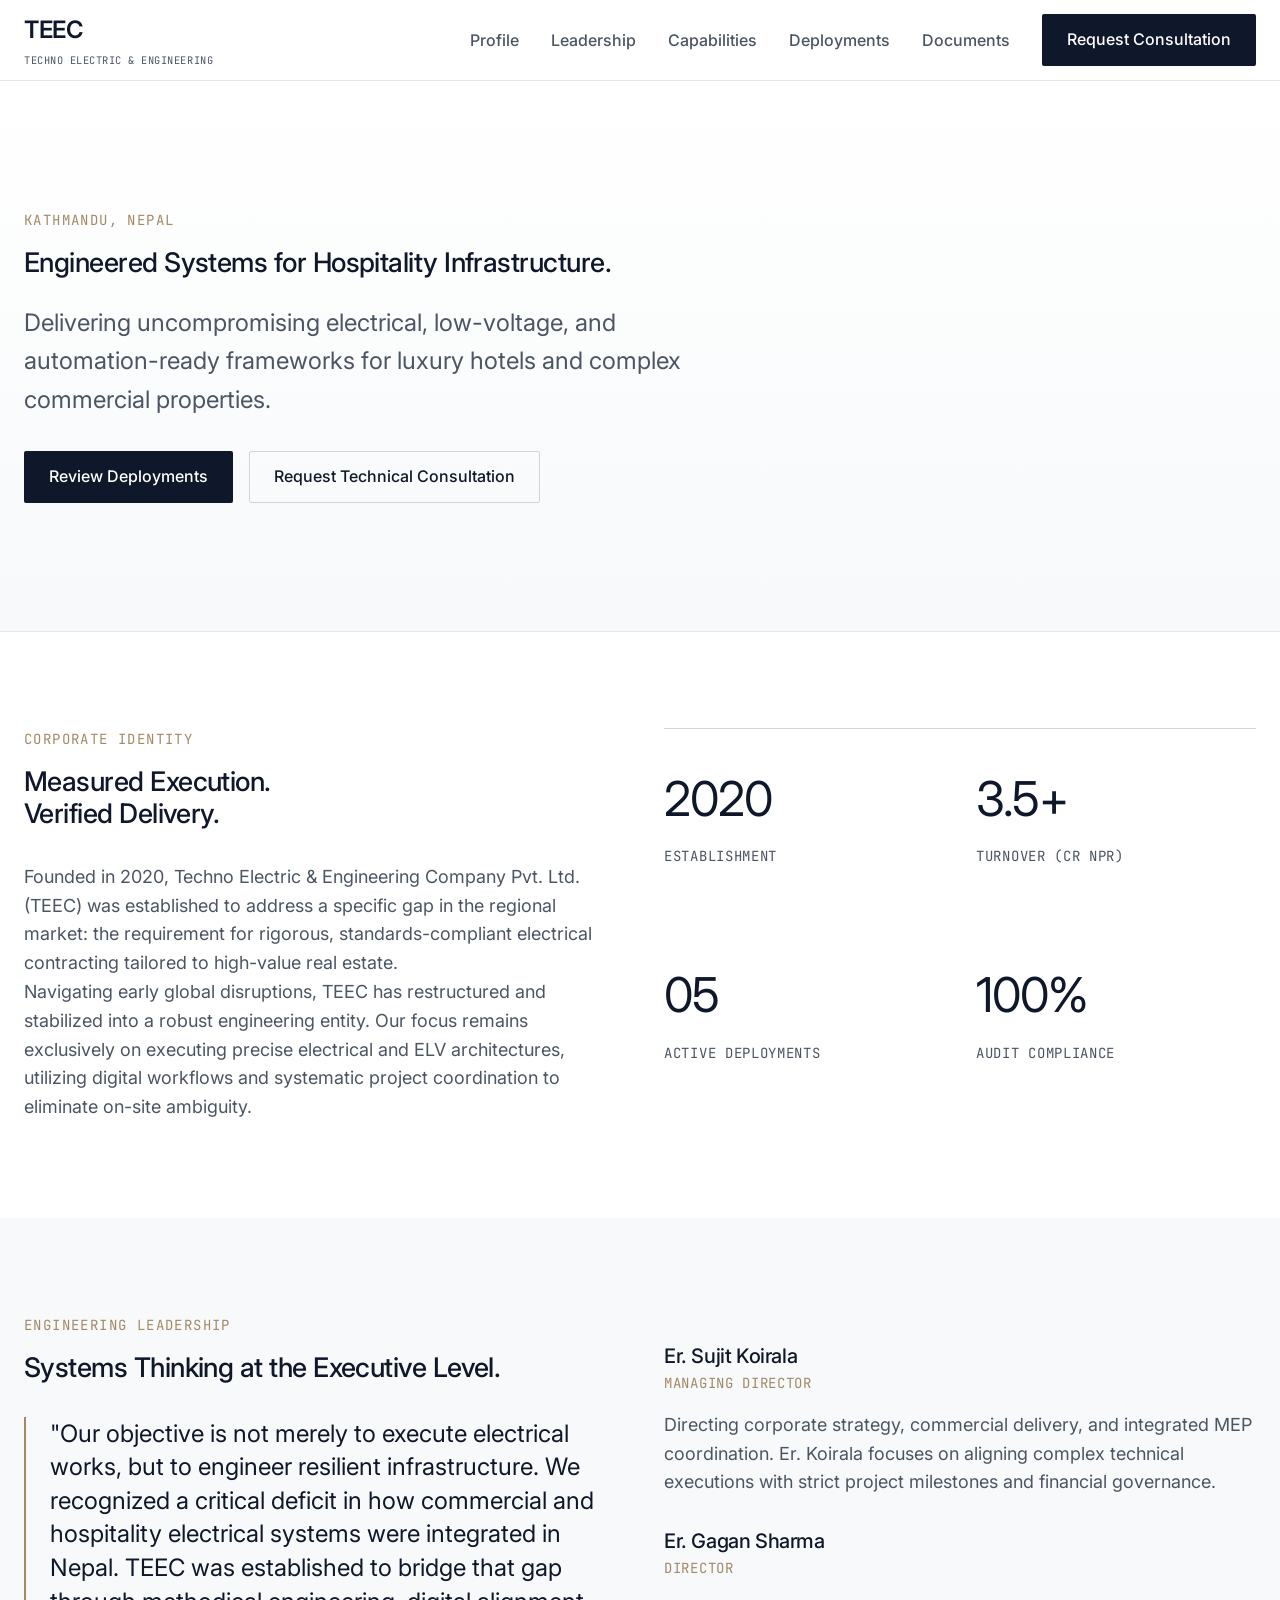
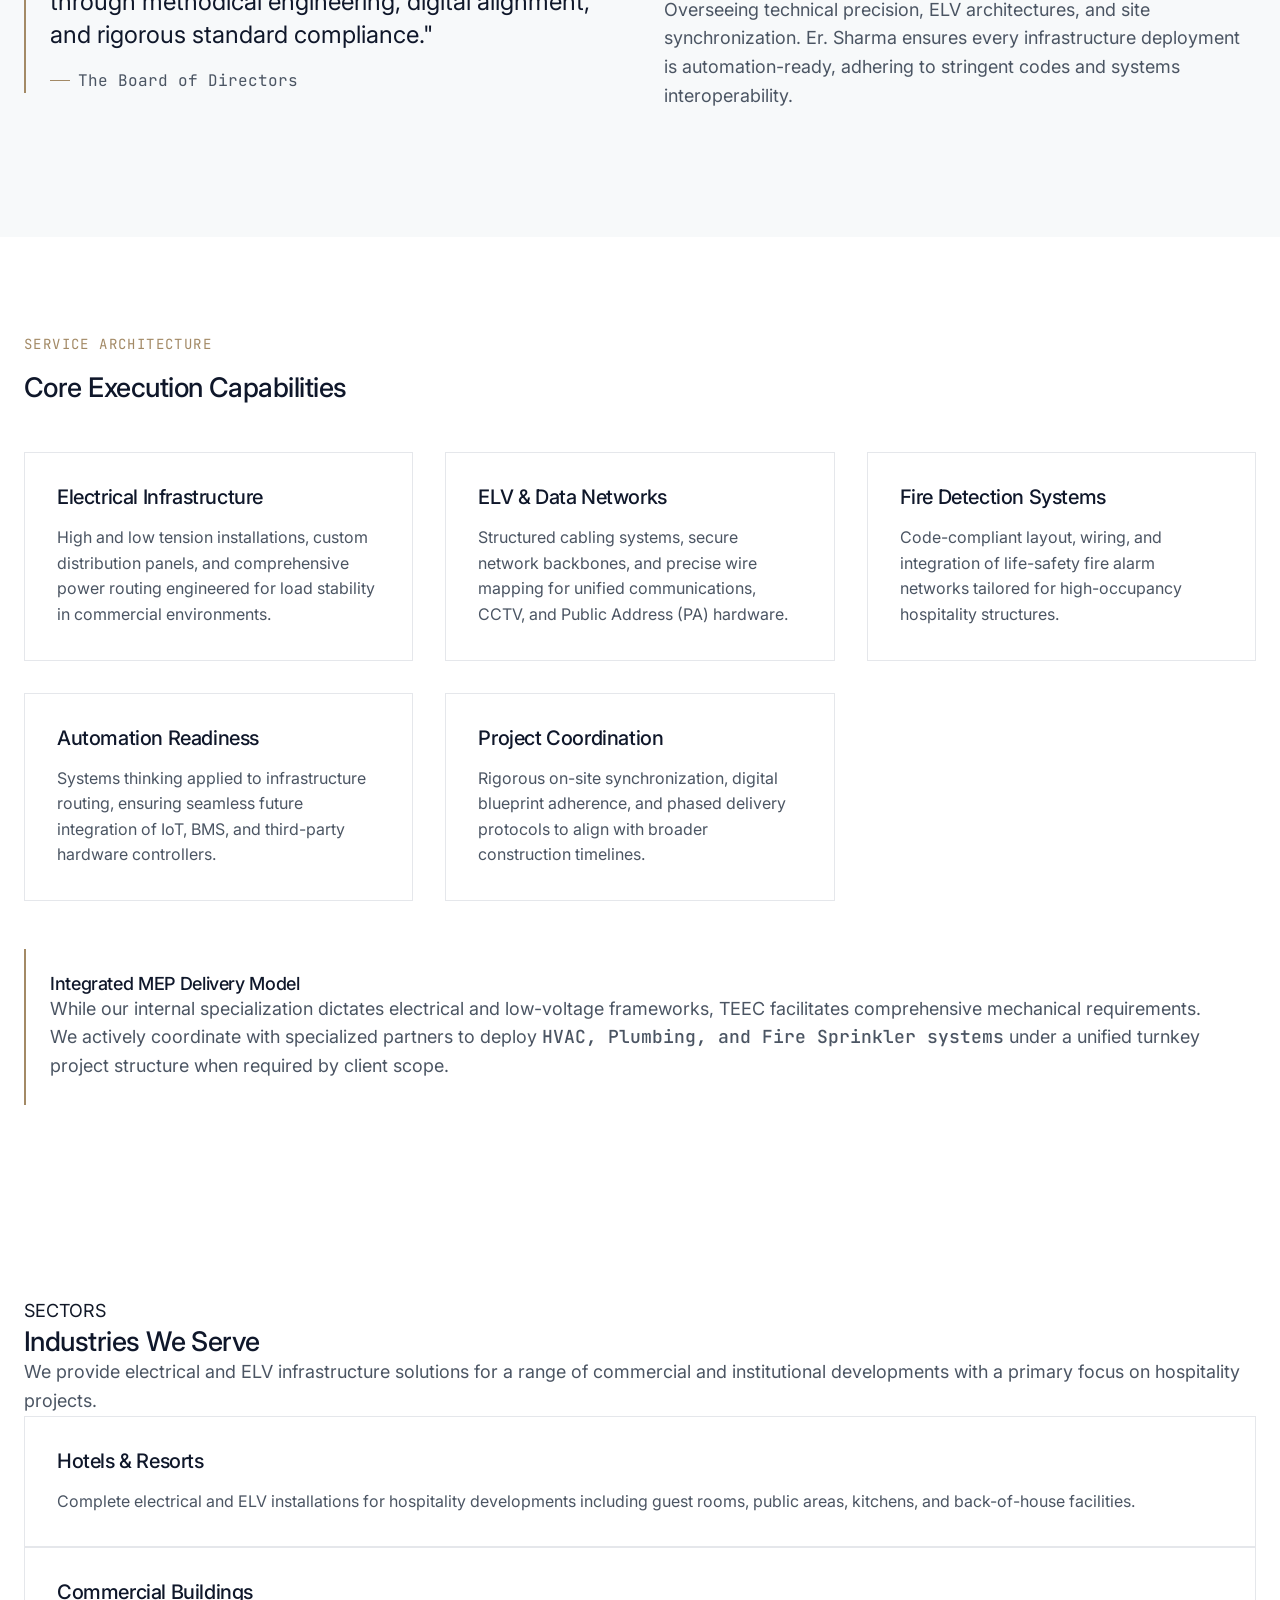
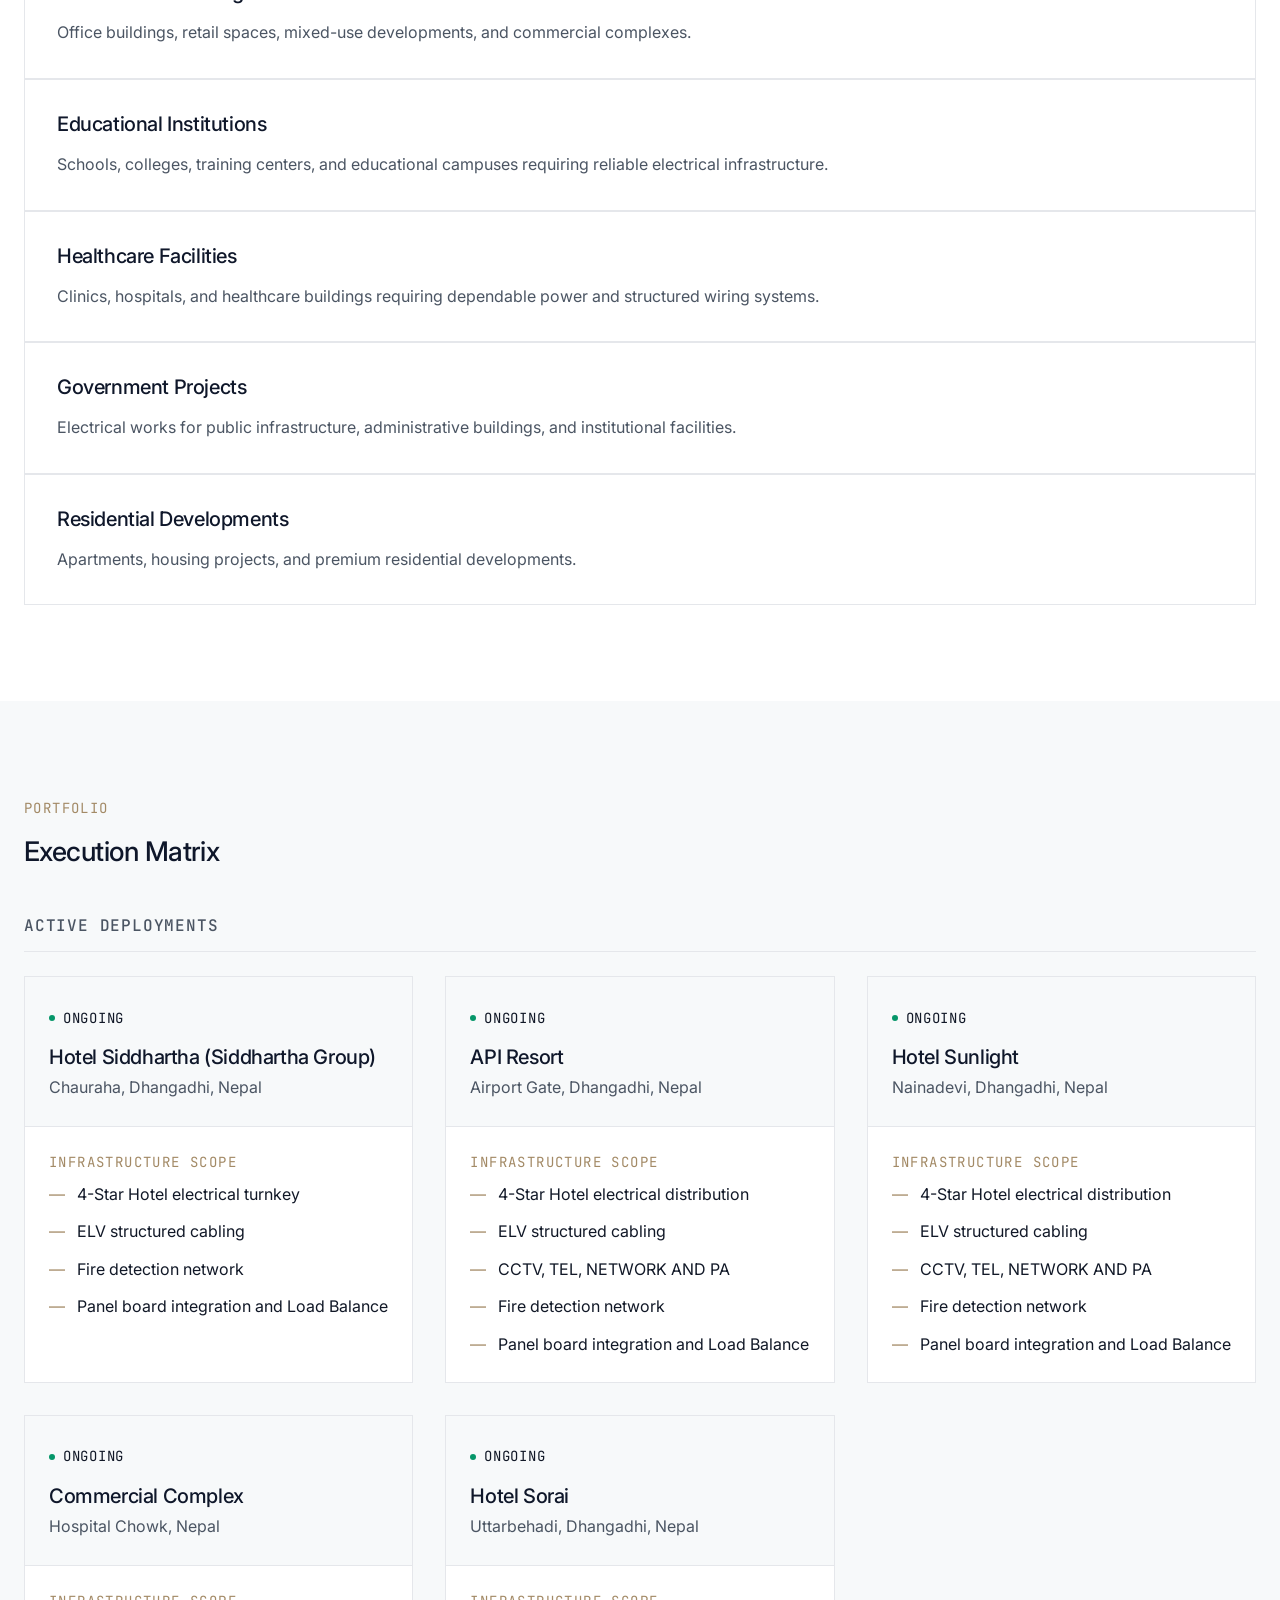
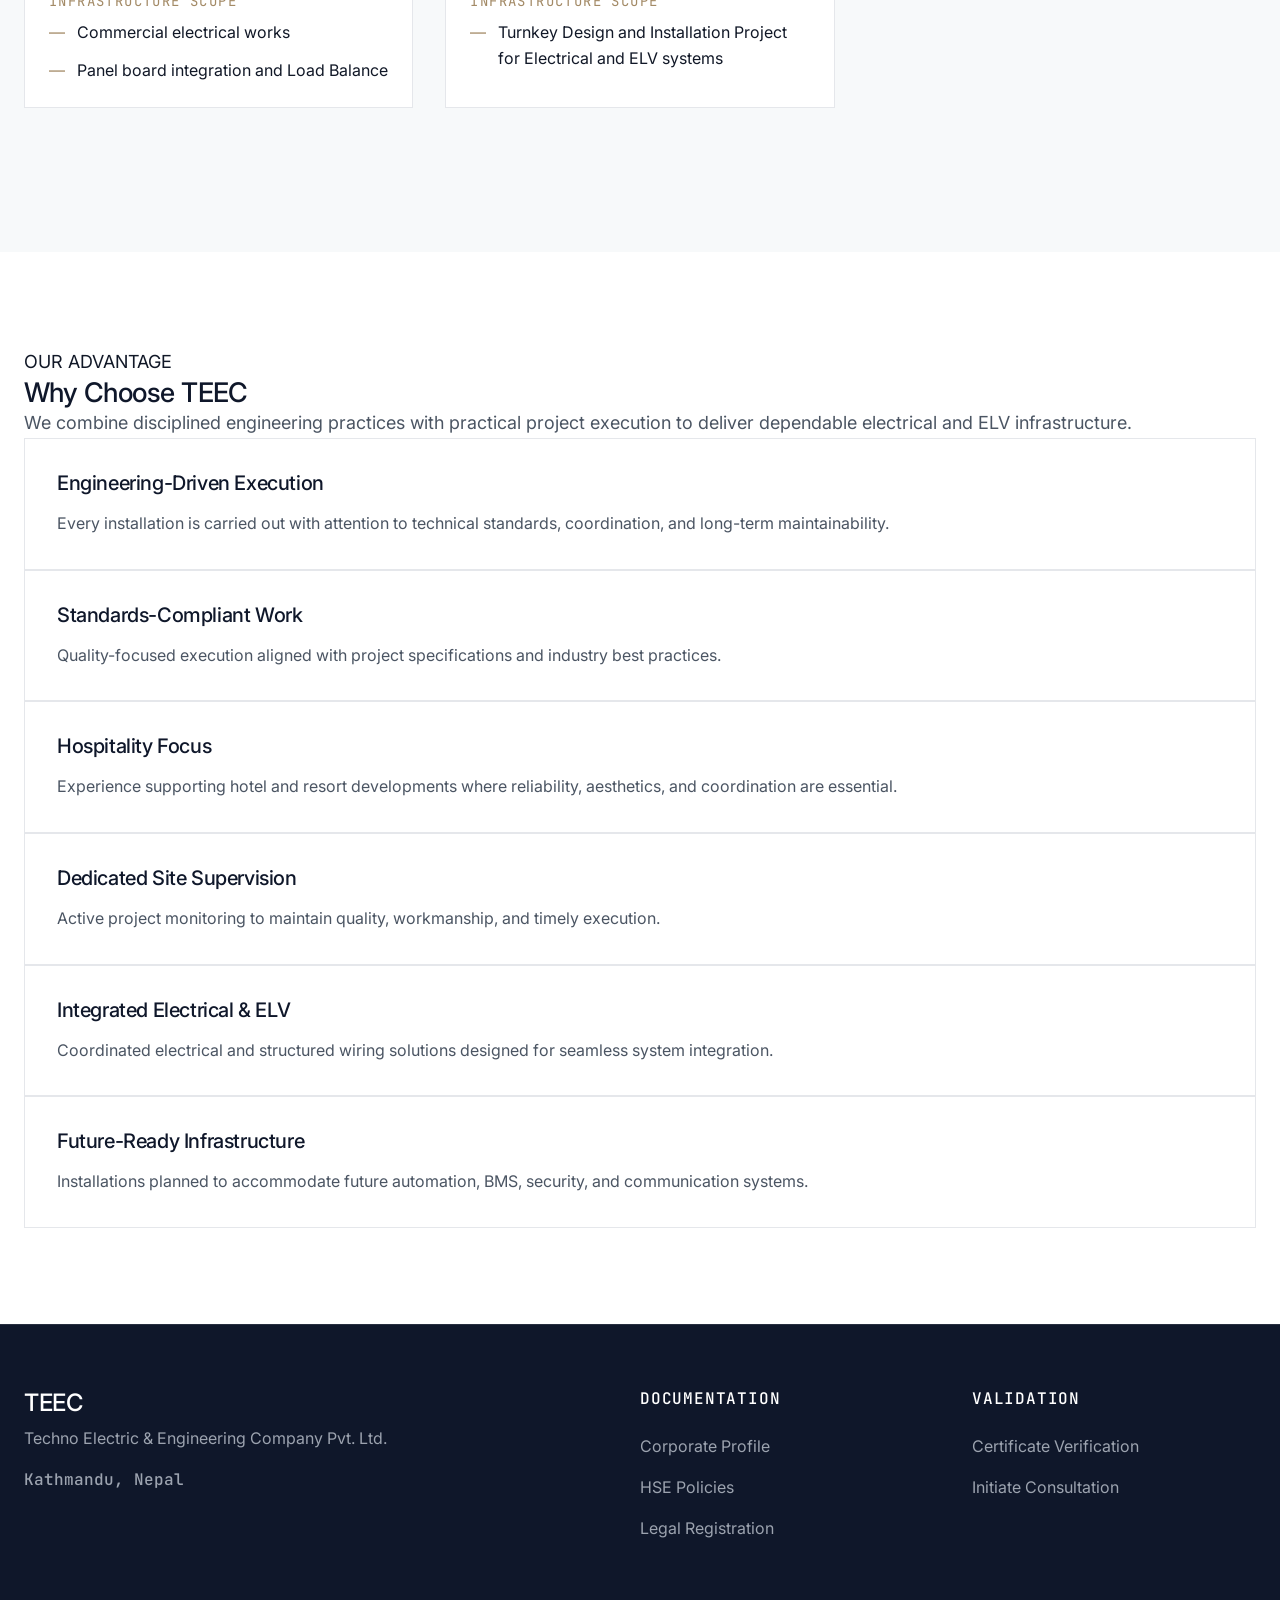
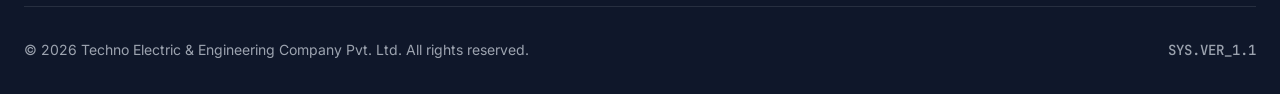
<file: index.html>
<!-- index.html -->
<!DOCTYPE html>
<html lang="en" dir="ltr">
<head>
    <meta charset="UTF-8">
    <meta name="viewport" content="width=device-width, initial-scale=1.0">
    <meta http-equiv="X-UA-Compatible" content="ie=edge">
    
    <title>Electrical & ELV Contractor in Nepal | Techno Electric & Engineering Company (TEEC)</title>
    <meta name="description" content="Techno Electric & Engineering Company (TEEC) is a premium electrical, ELV, and automation contractor specializing in hospitality and commercial projects in Dhangadhi, Nepal.">
    <meta name="keywords" content="Electrical Contractor Nepal, ELV Contractor, MEP Nepal, Hotel Electrical Engineering, Dhangadhi, Kathmandu, Butwal, Bhairahawa, Pokhara, Chitwan, TEEC, Automation Contractor, Electrical Contractor Nepal, Electrical Installation Nepal, ELV Contractor Nepal, CCTV Installation Nepal, Fire Alarm System Nepal, Structured Cabling Nepal, Power Distribution, Hotel Electrical Contractor, Commercial Electrical Contractor, Electrical Engineering Nepal, Techno Electric Engineering Company, TEEC">
    <meta name="robots" content="index, follow">
    
    <!-- Open Graph -->
    <meta property="og:type" content="website">
    <meta property="og:title" content="TEEC | Precision Electrical & ELV Engineering">
    <meta property="og:description" content="Specialized engineering contractor executing mission-critical electrical and low-voltage systems for the hospitality sector.">
    <meta property="og:url" content="https://teec.com.np/">
    
    <!-- Core CSS -->
    <link rel="stylesheet" href="css/style.css">

    <!-- Schema Markup -->
    <script type="application/ld+json">
    {
      "@context": "https://schema.org",
      "@type": "Electrical",
      "name": "Techno Electric & Engineering Company Pvt. Ltd.",
      "alternateName": "TEEC",
      "url": "https://teec.com.np",
      "foundingDate": "2020",
      "address": {
        "@type": "PostalAddress",
        "addressLocality": "Dhangadhi",
        "addressCountry": "NP"
      },
      "description": "Electrical, ELV, and automation-oriented contractor targeting the hospitality and commercial markets.",
      "areaServed":[
        {
        "@type":"Country",
        "name":"Nepal"
        }
        ]
      "founders": [
        {
          "@type": "Person",
          "name": "Er. Sujit Koirala",
          "jobTitle": "Managing Director"
        },
        {
          "@type": "Person",
          "name": "Er. Gagan Sharma",
          "jobTitle": "Director"
        }
      ],
      "knowsAbout": ["Electrical Contracting", "ELV Systems", "Fire Detection", "Hospitality Infrastructure"]
    }
    </script>
</head>
<body>
    <header class="site-header" role="banner">
        <div class="container header-container">
            <div class="logo">
                <a href="index.html" aria-label="TEEC Homepage">
                    TEEC
                </a>
                <span>Techno Electric & Engineering</span>
            </div>
            
            <button class="mobile-menu-btn" aria-label="Open navigation menu" aria-expanded="false" aria-controls="main-nav">
                <svg viewBox="0 0 24 24" xmlns="http://www.w3.org/2000/svg">
                    <path d="M4 6h16M4 12h16M4 18h16"></path>
                </svg>
            </button>

            <nav id="main-nav" class="main-nav" role="navigation">
                <ul class="nav-list">
                    <li><a href="#corporate-profile">Profile</a></li>
                    <li><a href="#leadership">Leadership</a></li>
                    <li><a href="#capabilities">Capabilities</a></li>
                    <li><a href="#deployments">Deployments</a></li>
                    <li><a href="downloads/index.html">Documents</a></li>
                    <li><a href="inquiry/index.html" class="btn btn-primary">Request Consultation</a></li>
                </ul>
            </nav>
        </div>
    </header>

    <main role="main">
        <!-- Hero Section -->
        <section class="hero" aria-labelledby="hero-heading">
            <div class="container">
                <span class="eyebrow">Kathmandu, Nepal</span>
                <h1 id="hero-heading">Engineered Systems for Hospitality Infrastructure.</h1>
                <p class="hero-lead">Delivering uncompromising electrical, low-voltage, and automation-ready frameworks for luxury hotels and complex commercial properties.</p>
                <div class="hero-actions">
                    <a href="#deployments" class="btn btn-primary">Review Deployments</a>
                    <a href="inquiry/index.html" class="btn btn-secondary">Request Technical Consultation</a>
                </div>
            </div>
        </section>

        <!-- Corporate Profile -->
        <section id="corporate-profile" class="section">
            <div class="container">
                <div class="grid grid-cols-2">
                    <div>
                        <span class="eyebrow">Corporate Identity</span>
                        <h2>Measured Execution.<br>Verified Delivery.</h2>
                        <div class="mt-8">
                            <p>Founded in 2020, Techno Electric & Engineering Company Pvt. Ltd. (TEEC) was established to address a specific gap in the regional market: the requirement for rigorous, standards-compliant electrical contracting tailored to high-value real estate.</p>
                            <p>Navigating early global disruptions, TEEC has restructured and stabilized into a robust engineering entity. Our focus remains exclusively on executing precise electrical and ELV architectures, utilizing digital workflows and systematic project coordination to eliminate on-site ambiguity.</p>
                        </div>
                    </div>
                    <div class="data-grid">
                        <div class="data-item">
                            <span class="value">2020</span>
                            <span class="label">Establishment</span>
                        </div>
                        <div class="data-item">
                            <span class="value">3.5+</span>
                            <span class="label">Turnover (Cr NPR)</span>
                        </div>
                        <div class="data-item">
                            <span class="value">05</span>
                            <span class="label">Active Deployments</span>
                        </div>
                        <div class="data-item">
                            <span class="value">100%</span>
                            <span class="label">Audit Compliance</span>
                        </div>
                    </div>
                </div>
            </div>
        </section>

        <!-- Leadership Section -->
        <section id="leadership" class="section bg-surface">
            <div class="container">
                <div class="grid grid-cols-2">
                    <div>
                        <span class="eyebrow">Engineering Leadership</span>
                        <h2 class="mb-8">Systems Thinking at the Executive Level.</h2>
                        
                        <div class="statement-block">
                            <blockquote>"Our objective is not merely to execute electrical works, but to engineer resilient infrastructure. We recognized a critical deficit in how commercial and hospitality electrical systems were integrated in Nepal. TEEC was established to bridge that gap through methodical engineering, digital alignment, and rigorous standard compliance."</blockquote>
                            <cite>The Board of Directors</cite>
                        </div>
                    </div>
                    
                    <div class="grid grid-cols-2" style="gap: var(--space-8); align-content: center;">
                        <article class="leadership-profile">
                            <h3>Er. Sujit Koirala</h3>
                            <span class="role">Managing Director</span>
                            <p class="text-sm">Directing corporate strategy, commercial delivery, and integrated MEP coordination. Er. Koirala focuses on aligning complex technical executions with strict project milestones and financial governance.</p>
                        </article>
                        
                        <article class="leadership-profile">
                            <h3>Er. Gagan Sharma</h3>
                            <span class="role">Director</span>
                            <p class="text-sm">Overseeing technical precision, ELV architectures, and site synchronization. Er. Sharma ensures every infrastructure deployment is automation-ready, adhering to stringent codes and systems interoperability.</p>
                        </article>
                    </div>
                </div>
            </div>
        </section>

        <!-- Capabilities -->
        <section id="capabilities" class="section">
            <div class="container">
                <span class="eyebrow">Service Architecture</span>
                <h2 class="mb-12">Core Execution Capabilities</h2>
                
                <div class="grid grid-cols-3">
                    <article class="service-card">
                        <h3>Electrical Infrastructure</h3>
                        <p>High and low tension installations, custom distribution panels, and comprehensive power routing engineered for load stability in commercial environments.</p>
                    </article>
                    
                    <article class="service-card">
                        <h3>ELV & Data Networks</h3>
                        <p>Structured cabling systems, secure network backbones, and precise wire mapping for unified communications, CCTV, and Public Address (PA) hardware.</p>
                    </article>
                    
                    <article class="service-card">
                        <h3>Fire Detection Systems</h3>
                        <p>Code-compliant layout, wiring, and integration of life-safety fire alarm networks tailored for high-occupancy hospitality structures.</p>
                    </article>

                    <article class="service-card">
                        <h3>Automation Readiness</h3>
                        <p>Systems thinking applied to infrastructure routing, ensuring seamless future integration of IoT, BMS, and third-party hardware controllers.</p>
                    </article>

                    <article class="service-card">
                        <h3>Project Coordination</h3>
                        <p>Rigorous on-site synchronization, digital blueprint adherence, and phased delivery protocols to align with broader construction timelines.</p>
                    </article>
                </div>

                <div class="integration-notice">
                    <div>
                        <h4 class="mb-2">Integrated MEP Delivery Model</h4>
                        <p class="text-sm m-0">While our internal specialization dictates electrical and low-voltage frameworks, TEEC facilitates comprehensive mechanical requirements. We actively coordinate with specialized partners to deploy <strong class="data-value text-primary">HVAC, Plumbing, and Fire Sprinkler systems</strong> under a unified turnkey project structure when required by client scope.</p>
                    </div>
                </div>
            </div>
        </section>

        <!-- =========================
        INDUSTRIES WE SERVE
        ========================= -->
        <section id="industries" class="section">
            <div class="container">
        
                <div class="section-header">
                    <span class="section-tag">SECTORS</span>
                    <h2>Industries We Serve</h2>
                    <p>
                        We provide electrical and ELV infrastructure solutions for a
                        range of commercial and institutional developments with a
                        primary focus on hospitality projects.
                    </p>
                </div>
        
                <div class="service-grid">
        
                    <div class="service-card">
                        <i class="fas fa-hotel"></i>
                        <h3>Hotels & Resorts</h3>
                        <p>
                            Complete electrical and ELV installations for hospitality
                            developments including guest rooms, public areas, kitchens,
                            and back-of-house facilities.
                        </p>
                    </div>
        
                    <div class="service-card">
                        <i class="fas fa-building"></i>
                        <h3>Commercial Buildings</h3>
                        <p>
                            Office buildings, retail spaces, mixed-use developments,
                            and commercial complexes.
                        </p>
                    </div>
        
                    <div class="service-card">
                        <i class="fas fa-school"></i>
                        <h3>Educational Institutions</h3>
                        <p>
                            Schools, colleges, training centers, and educational
                            campuses requiring reliable electrical infrastructure.
                        </p>
                    </div>
        
                    <div class="service-card">
                        <i class="fas fa-hospital"></i>
                        <h3>Healthcare Facilities</h3>
                        <p>
                            Clinics, hospitals, and healthcare buildings requiring
                            dependable power and structured wiring systems.
                        </p>
                    </div>
        
                    <div class="service-card">
                        <i class="fas fa-landmark"></i>
                        <h3>Government Projects</h3>
                        <p>
                            Electrical works for public infrastructure, administrative
                            buildings, and institutional facilities.
                        </p>
                    </div>
        
                    <div class="service-card">
                        <i class="fas fa-city"></i>
                        <h3>Residential Developments</h3>
                        <p>
                            Apartments, housing projects, and premium residential
                            developments.
                        </p>
                    </div>
        
                </div>
        
            </div>
        </section>

        <!-- Project Portfolio -->
        <section id="deployments" class="section bg-surface">
            <div class="container">
                <span class="eyebrow">Portfolio</span>
                <h2 class="mb-12">Execution Matrix</h2>

                <!-- Ongoing -->
                <h3 class="project-category-title">Active Deployments</h3>
                <div class="grid grid-cols-3 mb-12">
                    <!-- Project 1 -->
                    <article class="project-card">
                        <header class="project-card-header">
                            <div class="project-status">
                                <span class="status-indicator status-active"></span> Ongoing
                            </div>
                            <h3>Hotel Siddhartha (Siddhartha Group)</h3>
                            <span class="project-location">Chauraha, Dhangadhi, Nepal</span>
                        </header>
                        <div class="project-card-body">
                            <span class="eyebrow" style="margin-bottom: 0.5rem;">Infrastructure Scope</span>
                            <div class="scope-list">
                                <span class="scope-item">4-Star Hotel electrical turnkey</span>
                                <span class="scope-item">ELV structured cabling</span>
                                <span class="scope-item">Fire detection network</span>
                                <span class="scope-item">Panel board integration and Load Balance</span>
                            </div>
                        </div>
                    </article>

                    <!-- Project 2 -->
                    <article class="project-card">
                        <header class="project-card-header">
                            <div class="project-status">
                                <span class="status-indicator status-active"></span> Ongoing
                            </div>
                            <h3>API Resort</h3>
                            <span class="project-location">Airport Gate, Dhangadhi, Nepal</span>
                        </header>
                        <div class="project-card-body">
                            <span class="eyebrow" style="margin-bottom: 0.5rem;">Infrastructure Scope</span>
                            <div class="scope-list">
                                <span class="scope-item">4-Star Hotel electrical distribution</span>
                                <span class="scope-item">ELV structured cabling</span>
                                <span class="scope-item">CCTV, TEL, NETWORK AND PA</span>
                                <span class="scope-item">Fire detection network</span>
                                <span class="scope-item">Panel board integration and Load Balance</span>                                
                            </div>
                        </div>
                    </article>

                    <!-- Project 3 -->
                    <article class="project-card">
                        <header class="project-card-header">
                            <div class="project-status">
                                <span class="status-indicator status-active"></span> Ongoing
                            </div>
                            <h3>Hotel Sunlight</h3>
                            <span class="project-location">Nainadevi, Dhangadhi, Nepal</span>
                        </header>
                        <div class="project-card-body">
                            <span class="eyebrow" style="margin-bottom: 0.5rem;">Infrastructure Scope</span>
                            <div class="scope-list">
                                <span class="scope-item">4-Star Hotel electrical distribution</span>
                                <span class="scope-item">ELV structured cabling</span>
                                <span class="scope-item">CCTV, TEL, NETWORK AND PA</span>
                                <span class="scope-item">Fire detection network</span>
                                <span class="scope-item">Panel board integration and Load Balance</span>
                            </div>
                        </div>
                    </article>
                    
                    <!-- Project 4 -->
                    <article class="project-card">
                        <header class="project-card-header">
                            <div class="project-status">
                                <span class="status-indicator status-active"></span> Ongoing
                            </div>
                            <h3>Commercial Complex</h3>
                            <span class="project-location">Hospital Chowk, Nepal</span>
                        </header>
                        <div class="project-card-body">
                            <span class="eyebrow" style="margin-bottom: 0.5rem;">Infrastructure Scope</span>
                            <div class="scope-list">
                                <span class="scope-item">Commercial electrical works</span>
                                <span class="scope-item">Panel board integration and Load Balance</span>
                            </div>
                        </div>
                    </article>

                    <!-- Project 5 -->
                    <article class="project-card">
                        <header class="project-card-header">
                            <div class="project-status">
                                <span class="status-indicator status-active"></span> Ongoing
                            </div>
                            <h3>Hotel Sorai</h3>
                            <span class="project-location">Uttarbehadi, Dhangadhi, Nepal</span>
                        </header>
                        <div class="project-card-body">
                            <span class="eyebrow" style="margin-bottom: 0.5rem;">Infrastructure Scope</span>
                            <div class="scope-list">
                                <span class="scope-item">Turnkey Design and Installation Project for Electrical and ELV systems</span>
                            </div>
                        </div>
                    </article>
                </div>

                <!-- Completed -->
                <!--<h3 class="project-category-title mt-16">Commissioned Assets</h3>
                <div class="grid grid-cols-3">
                    <article class="project-card">
                        <header class="project-card-header">
                            <div class="project-status text-muted">
                                <span class="status-indicator status-commissioned"></span> Commissioned TODO_YEAR
                            </div>
                            <h3>TODO_HISTORICAL_PROJECT</h3>
                            <span class="project-location">TODO_LOCATION, Nepal</span>
                        </header>
                        <div class="project-card-body">
                            <span class="eyebrow" style="margin-bottom: 0.5rem;">Infrastructure Scope</span>
                            <div class="scope-list">
                                <span class="scope-item">TODO_SCOPE</span>
                            </div>
                        </div>
                    </article>
                </div>

                <!-- Client Evaluation 
                <div class="client-testimonial mt-16">
                    <blockquote>"TEEC’s approach to our electrical and ELV infrastructure brought predictability to our construction schedule. Their execution is methodical, and their engineering documentation is precise."</blockquote>
                    <cite>
                        <span class="client-name">TODO_CLIENT_NAME</span>
                        <span class="client-title">TODO_CLIENT_POSITION, TODO_PROJECT_NAME</span>
                    </cite>
                </div>
                -->

            </div>
        </section>

        <!-- =========================
        WHY CHOOSE TEEC
        ========================= -->
        <section id="why-us" class="section">
            <div class="container">
        
                <div class="section-header">
                    <span class="section-tag">OUR ADVANTAGE</span>
                    <h2>Why Choose TEEC</h2>
                    <p>
                        We combine disciplined engineering practices with practical
                        project execution to deliver dependable electrical and ELV
                        infrastructure.
                    </p>
                </div>
        
                <div class="service-grid">
        
                    <div class="service-card">
                        <i class="fas fa-drafting-compass"></i>
                        <h3>Engineering-Driven Execution</h3>
                        <p>
                            Every installation is carried out with attention to
                            technical standards, coordination, and long-term
                            maintainability.
                        </p>
                    </div>
        
                    <div class="service-card">
                        <i class="fas fa-clipboard-check"></i>
                        <h3>Standards-Compliant Work</h3>
                        <p>
                            Quality-focused execution aligned with project
                            specifications and industry best practices.
                        </p>
                    </div>
        
                    <div class="service-card">
                        <i class="fas fa-hotel"></i>
                        <h3>Hospitality Focus</h3>
                        <p>
                            Experience supporting hotel and resort developments where
                            reliability, aesthetics, and coordination are essential.
                        </p>
                    </div>
        
                    <div class="service-card">
                        <i class="fas fa-user-hard-hat"></i>
                        <h3>Dedicated Site Supervision</h3>
                        <p>
                            Active project monitoring to maintain quality,
                            workmanship, and timely execution.
                        </p>
                    </div>
        
                    <div class="service-card">
                        <i class="fas fa-network-wired"></i>
                        <h3>Integrated Electrical & ELV</h3>
                        <p>
                            Coordinated electrical and structured wiring solutions
                            designed for seamless system integration.
                        </p>
                    </div>
        
                    <div class="service-card">
                        <i class="fas fa-lightbulb"></i>
                        <h3>Future-Ready Infrastructure</h3>
                        <p>
                            Installations planned to accommodate future automation,
                            BMS, security, and communication systems.
                        </p>
                    </div>
        
                </div>
        
            </div>
        </section>
    </main>

    <footer class="site-footer bg-primary" role="contentinfo">
        <div class="container">
            <div class="footer-grid">
                <div class="footer-brand">
                    <h2>TEEC</h2>
                    <p>Techno Electric & Engineering Company Pvt. Ltd.</p>
                    <p class="mt-4 data-value">Kathmandu, Nepal</p>
                </div>
                
                <div class="footer-nav">
                    <h3>Documentation</h3>
                    <ul>
                        <li><a href="downloads/index.html">Corporate Profile</a></li>
                        <li><a href="downloads/index.html">HSE Policies</a></li>
                        <li><a href="downloads/index.html">Legal Registration</a></li>
                    </ul>
                </div>
                
                <div class="footer-nav">
                    <h3>Validation</h3>
                    <ul>
                        <li><a href="verify/index.html">Certificate Verification</a></li>
                        <li><a href="inquiry/index.html">Initiate Consultation</a></li>
                    </ul>
                </div>
            </div>
            
            <div class="footer-bottom">
                <span>&copy; <span id="current-year"></span> Techno Electric & Engineering Company Pvt. Ltd. All rights reserved.</span>
                <span class="data-value">SYS.VER_1.1</span>
            </div>
        </div>
    </footer>

    <script src="js/main.js"></script>
</body>
</html>
</file>
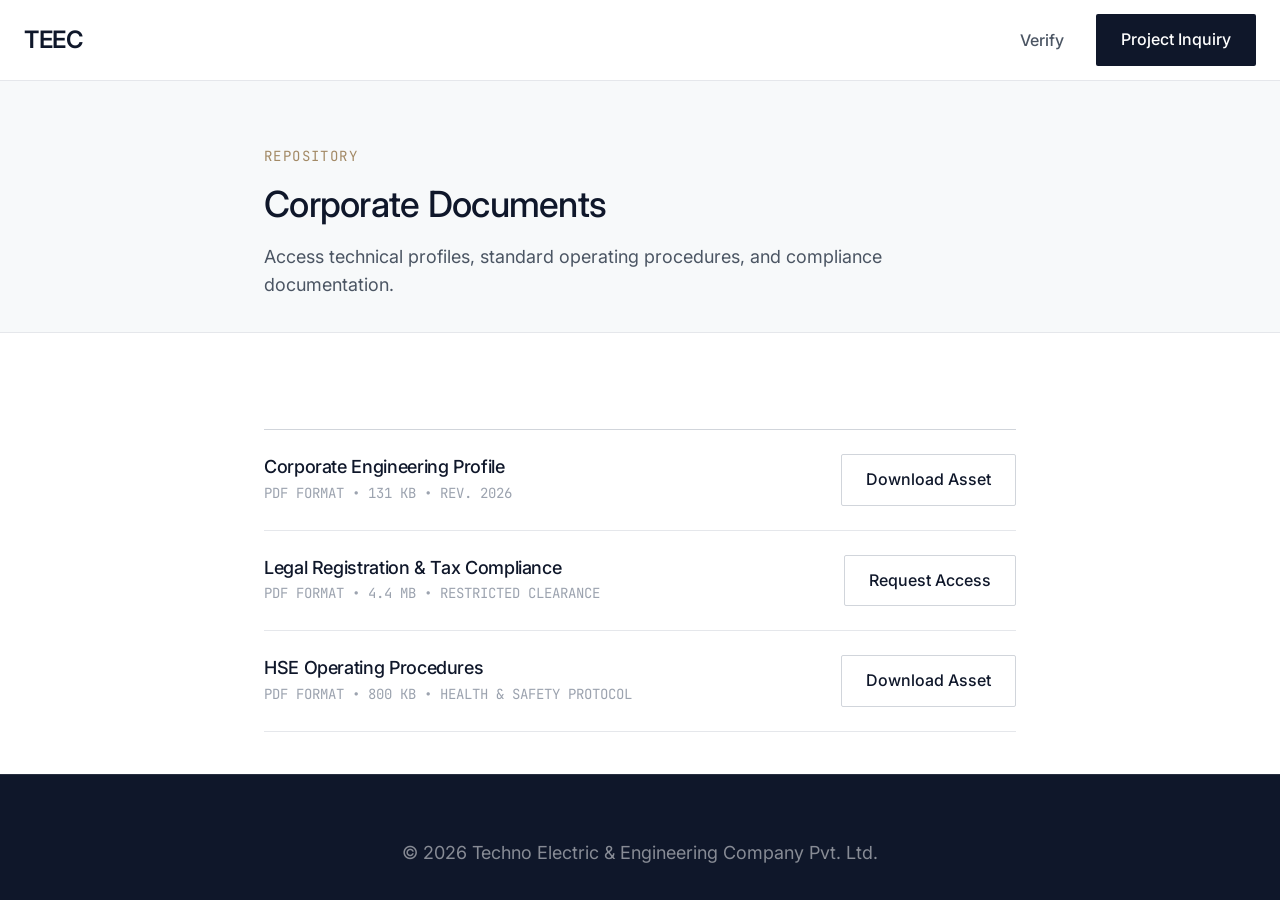
<file: downloads/index.html>
<!-- downloads/index.html -->
<!DOCTYPE html>
<html lang="en" dir="ltr">
<head>
    <meta charset="UTF-8">
    <meta name="viewport" content="width=device-width, initial-scale=1.0">
    <meta http-equiv="X-UA-Compatible" content="ie=edge">
    
    <title>Corporate Documents | TEEC</title>
    <meta name="description" content="Access official TEEC corporate profiles, HSE policies, and technical documentation.">
    <meta name="robots" content="noindex, follow">
    
    <link rel="stylesheet" href="../css/style.css">
</head>
<body>
    <header class="site-header" role="banner">
        <div class="container header-container">
            <div class="logo">
                <a href="../index.html" aria-label="TEEC Homepage">
                    TEEC
                </a>
            </div>
            <nav class="main-nav">
                <ul class="nav-list">
                    <li><a href="../verify/index.html">Verify</a></li>
                    <li><a href="../inquiry/index.html" class="btn btn-primary">Project Inquiry</a></li>
                </ul>
            </nav>
        </div>
    </header>

    <main role="main">
        <div class="page-header">
            <div class="container-sm">
                <span class="eyebrow">Repository</span>
                <h1>Corporate Documents</h1>
                <p class="text-lg">Access technical profiles, standard operating procedures, and compliance documentation.</p>
            </div>
        </div>

        <section class="section">
            <div class="container-sm">
                <div class="document-list">
                    <!-- Document 1 -->
                    <article class="document-item">
                        <div class="document-meta">
                            <h3>Corporate Engineering Profile</h3>
                            <p class="text-muted">PDF FORMAT &bull; 131 KB &bull; REV. 2026</p>
                        </div>
                    
                        <a href="https://drive.google.com/file/d/12F5rM8-f06GCLy4rweufSX7zgr2dfHTZ/view?usp=sharing"
                           class="btn btn-secondary"
                           target="_blank"
                           rel="noopener">
                            Download Asset
                        </a>
                    </article>
                    
                    <!-- Document 2 -->
                    <article class="document-item">
                        <div class="document-meta">
                            <h3>Legal Registration & Tax Compliance</h3>
                            <p class="text-muted">PDF FORMAT &bull; 4.4 MB &bull; RESTRICTED CLEARANCE</p>
                        </div>
                        <a href="../inquiry/index.html" class="btn btn-secondary">Request Access</a>
                    </article>

                    <!-- Document 3 -->
                    <article class="document-item">
                        <div class="document-meta">
                            <h3>HSE Operating Procedures</h3>
                            <p class="text-muted">PDF FORMAT &bull; 800 KB &bull; HEALTH & SAFETY PROTOCOL</p>
                        </div>
                        <a href="#" class="btn btn-secondary" onclick="alert('File download sequence initiated.'); return false;">Download Asset</a>
                    </article>
                </div>
            </div>
        </section>
    </main>

    <footer class="site-footer bg-primary mt-12" style="position: absolute; bottom: 0; width: 100%;" role="contentinfo">
        <div class="container text-center">
            <p class="text-sm m-0" style="color: rgba(255,255,255,0.5);">&copy; <span id="current-year"></span> Techno Electric & Engineering Company Pvt. Ltd.</p>
        </div>
    </footer>

    <script src="../js/main.js"></script>
</body>
</html>
</file>
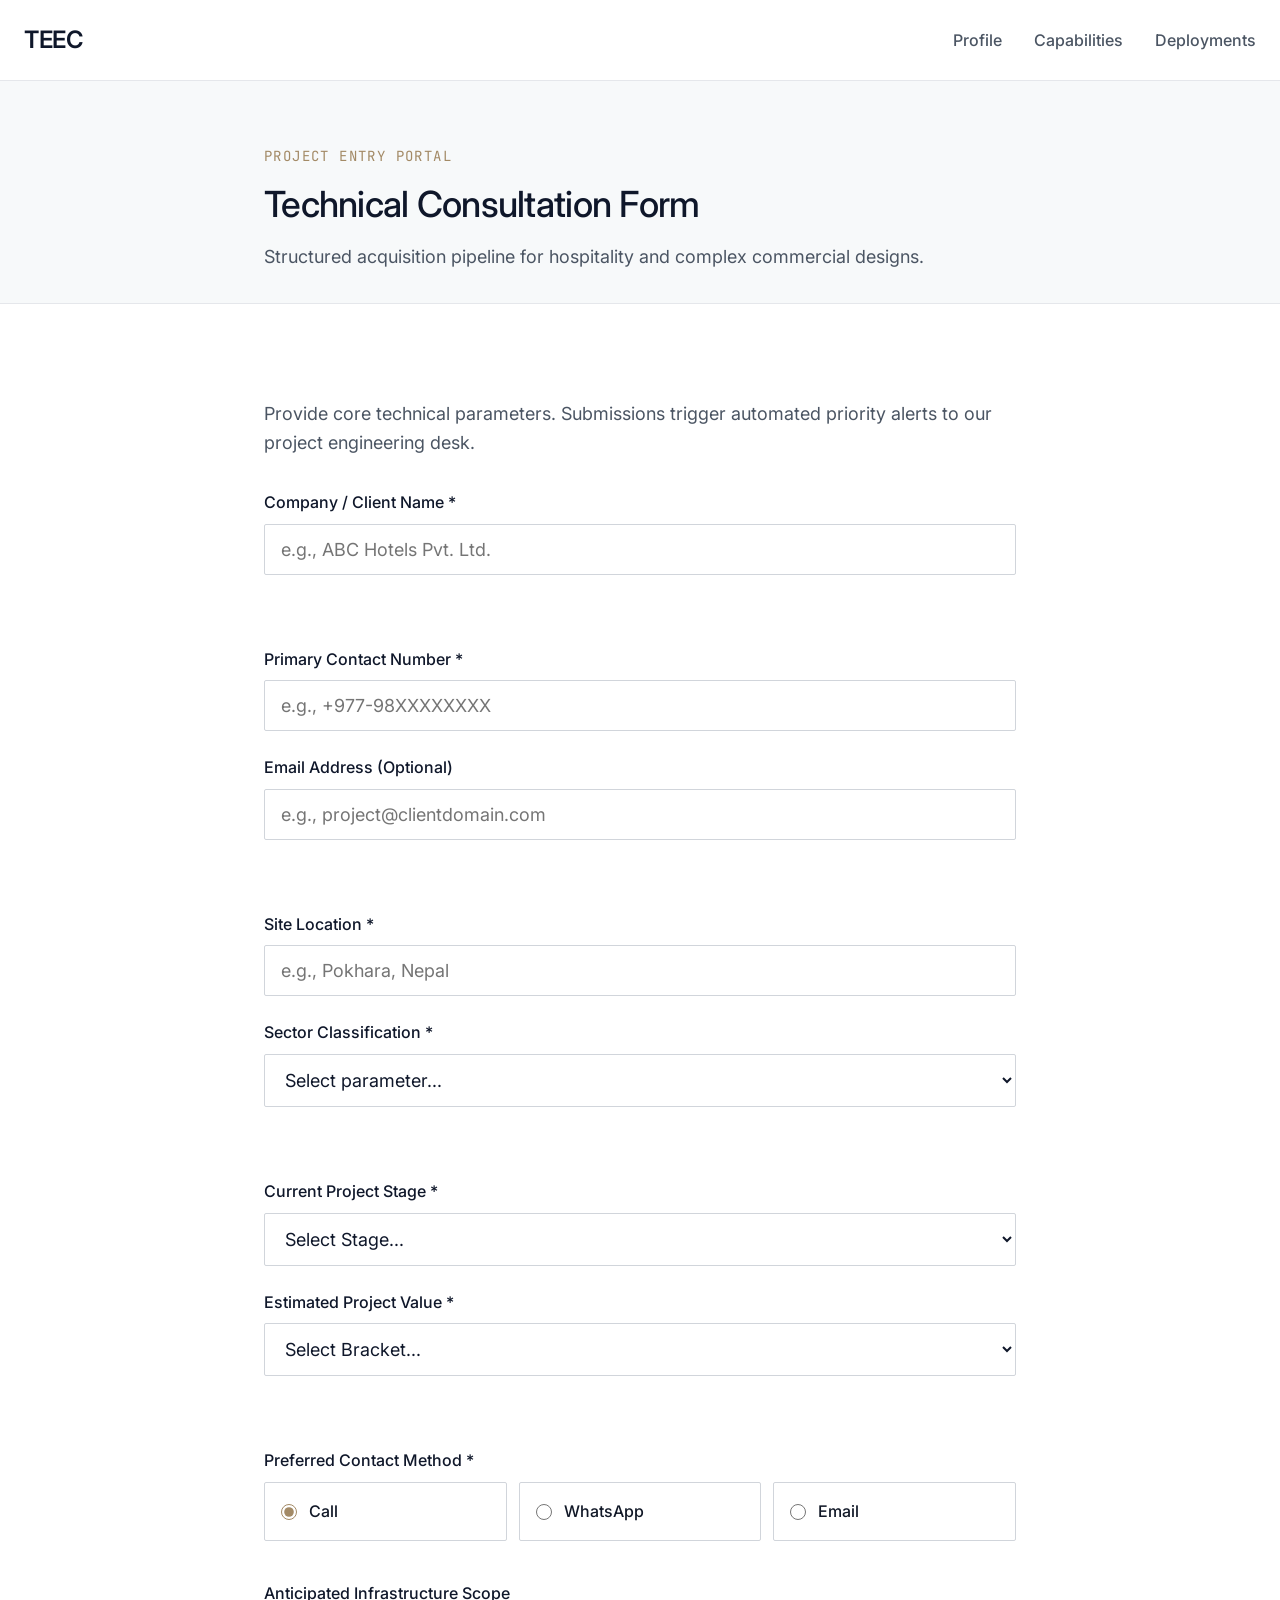
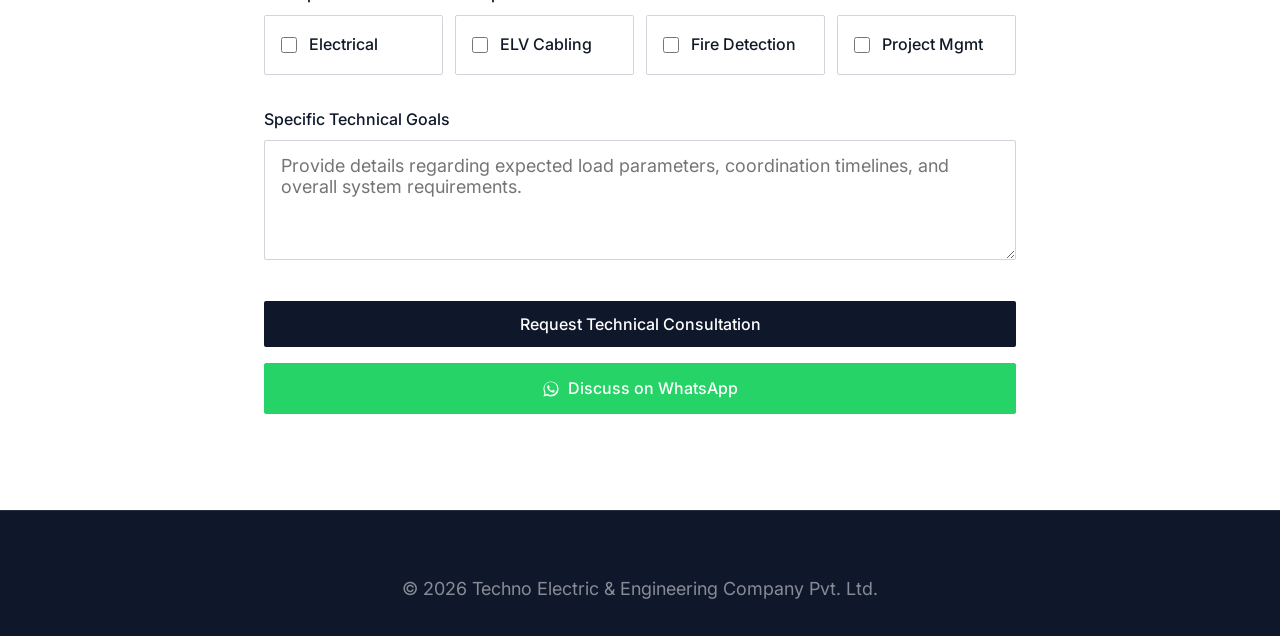
<file: inquiry/index.html>
<!-- inquiry/index.html -->
<!DOCTYPE html>
<html lang="en" dir="ltr">
<head>
    <meta charset="UTF-8">
    <meta name="viewport" content="width=device-width, initial-scale=1.0">
    <meta http-equiv="X-UA-Compatible" content="ie=edge">
    
    <title>Request Technical Consultation | TEEC</title>
    <meta name="description" content="Initiate a project consultation with Techno Electric & Engineering Company.">
    <meta name="robots" content="noindex, follow">
    
    <link rel="stylesheet" href="../css/style.css">
</head>
<body>
    <header class="site-header" role="banner">
        <div class="container header-container">
            <div class="logo">
                <a href="../index.html" aria-label="TEEC Homepage">
                    TEEC
                </a>
            </div>
            <nav class="main-nav">
                <ul class="nav-list">
                    <li><a href="../index.html#corporate-profile">Profile</a></li>
                    <li><a href="../index.html#capabilities">Capabilities</a></li>
                    <li><a href="../index.html#deployments">Deployments</a></li>
                </ul>
            </nav>
        </div>
    </header>

    <main role="main">
        <div class="page-header">
            <div class="container-sm">
                <span class="eyebrow">Project Entry Portal</span>
                <h1>Technical Consultation Form</h1>
                <p class="text-lg">Structured acquisition pipeline for hospitality and complex commercial designs.</p>
            </div>
        </div>

        <section class="section">
            <div class="container-sm">
                
                <!-- Main Form Transition Block -->
                <div id="form-container">
                    <p class="mb-8">Provide core technical parameters. Submissions trigger automated priority alerts to our project engineering desk.</p>
                    
                    <form id="inquiry-form" aria-label="Technical Consultation Request Form">
                        
                        <!-- Client Details Block -->
                        <div class="grid grid-cols-2">
                            <div class="form-group">
                                <label class="form-label" for="corporate-entity">Company / Client Name *</label>
                                <input type="text" id="corporate-entity" class="form-control" required aria-required="true" placeholder="e.g., ABC Hotels Pvt. Ltd.">
                            </div>
                            <div class="form-group">
                                <label class="form-label" for="primary-contact">Primary Contact Number *</label>
                                <input type="tel" id="primary-contact" class="form-control" required aria-required="true" placeholder="e.g., +977-98XXXXXXXX">
                            </div>
                        </div>

                        <div class="grid grid-cols-2">
                            <div class="form-group">
                                <label class="form-label" for="contact-email">Email Address (Optional)</label>
                                <input type="email" id="contact-email" class="form-control" placeholder="e.g., project@clientdomain.com">
                            </div>
                            <div class="form-group">
                                <label class="form-label" for="site-location">Site Location *</label>
                                <input type="text" id="site-location" class="form-control" required aria-required="true" placeholder="e.g., Pokhara, Nepal">
                            </div>
                        </div>

                        <!-- Project Qualification Block -->
                        <div class="grid grid-cols-2">
                            <div class="form-group">
                                <label class="form-label" for="project-classification">Sector Classification *</label>
                                <select id="project-classification" class="form-control" required aria-required="true">
                                    <option value="">Select parameter...</option>
                                    <option value="hospitality">Hospitality (Hotel / Resort)</option>
                                    <option value="commercial">Commercial Complex</option>
                                    <option value="industrial">Industrial Facility</option>
                                    <option value="institutional">Institutional / Government</option>
                                </select>
                            </div>
                            <div class="form-group">
                                <label class="form-label" for="current-stage">Current Project Stage *</label>
                                <select id="current-stage" class="form-control" required aria-required="true">
                                    <option value="">Select Stage...</option>
                                    <option value="planning">Planning & Concept</option>
                                    <option value="tender">Tender Stage</option>
                                    <option value="construction">Under Construction</option>
                                    <option value="renovation">Renovation / Upgrade</option>
                                    <option value="expansion">Expansion</option>
                                    <option value="operation">Active Operation</option>
                                </select>
                            </div>
                        </div>

                        <div class="grid grid-cols-2">
                            <div class="form-group">
                                <label class="form-label" for="estimated-value">Estimated Project Value *</label>
                                <select id="estimated-value" class="form-control" required aria-required="true">
                                    <option value="">Select Bracket...</option>
                                    <option value="lakh-50">&lt; NPR 50 Lakh</option>
                                    <option value="cr-50-2">NPR 50 Lakh – 2 Crore</option>
                                    <option value="cr-2-10">NPR 2 Crore – 10 Crore</option>
                                    <option value="cr-10-plus">&gt; NPR 10 Crore</option>
                                </select>
                            </div>
                            <div class="form-group">
                                <label class="form-label">Preferred Contact Method *</label>
                                <div class="choice-grid" style="grid-template-columns: repeat(3, 1fr);">
                                    <label class="choice-card">
                                        <input type="radio" name="preferred-contact" value="Phone Call" checked>
                                        <span>Call</span>
                                    </label>
                                    <label class="choice-card">
                                        <input type="radio" name="preferred-contact" value="WhatsApp">
                                        <span>WhatsApp</span>
                                    </label>
                                    <label class="choice-card">
                                        <input type="radio" name="preferred-contact" value="Email">
                                        <span>Email</span>
                                    </label>
                                </div>
                            </div>
                        </div>

                        <!-- Technical Scope Target -->
                        <div class="form-group mt-4">
                            <label class="form-label">Anticipated Infrastructure Scope</label>
                            <div class="choice-grid">
                                <label class="choice-card">
                                    <input type="checkbox" name="scope" value="electrical">
                                    <span>Electrical</span>
                                </label>
                                <label class="choice-card">
                                    <input type="checkbox" name="scope" value="elv">
                                    <span>ELV Cabling</span>
                                </label>
                                <label class="choice-card">
                                    <input type="checkbox" name="scope" value="fire">
                                    <span>Fire Detection</span>
                                </label>
                                <label class="choice-card">
                                    <input type="checkbox" name="scope" value="coordination">
                                    <span>Project Mgmt</span>
                                </label>
                            </div>
                        </div>

                        <div class="form-group mt-8">
                            <label class="form-label" for="project-parameters">Specific Technical Goals</label>
                            <textarea id="project-parameters" class="form-control" placeholder="Provide details regarding expected load parameters, coordination timelines, and overall system requirements."></textarea>
                        </div>

                        <!-- Dual Action Grid -->
                        <div class="grid grid-cols-2 mt-8" style="gap: var(--space-4);">
                            <button type="submit" class="btn btn-primary">Request Technical Consultation</button>
                            <a href="https://wa.me/9779840017450?text=Hello%20TEEC,%20I%20have%20a%20new%20project%20I%20would%20like%20to%20discuss." class="btn btn-whatsapp" target="_blank" rel="noopener noreferrer">
                                <svg viewBox="0 0 24 24" width="18" height="18" fill="currentColor" xmlns="http://www.w3.org/2000/svg" style="display:inline-block; vertical-align:middle;">
                                    <path d="M12.004 2c-5.518 0-10 4.482-10 10 0 1.76.455 3.414 1.252 4.869L2.004 22l5.312-1.218c1.405.748 3.013 1.218 4.688 1.218 5.518 0 10-4.482 10-10s-4.482-10-10-10zm.014 17.986c-1.574 0-3.111-.42-4.455-1.213l-.319-.19-3.149.723.738-3.048-.21-.334c-.871-1.391-1.332-3.003-1.332-4.664.004-4.66 3.793-8.449 8.455-8.449 4.659 0 8.448 3.791 8.448 8.453s-3.791 8.452-8.448 8.452c-.009 0-.019-.001-.028-.002zm4.61-6.108c-.253-.127-1.498-.738-1.73-.823-.233-.085-.403-.127-.573.127-.17.254-.657.824-.805.993-.149.17-.297.19-.55.064-.254-.127-1.071-.394-2.04-1.258-.755-.673-1.264-1.504-1.413-1.758-.148-.254-.016-.391.111-.518.114-.114.254-.297.381-.444.127-.149.17-.254.254-.423.085-.17.042-.318-.021-.445-.064-.127-.573-1.381-.785-1.89-.206-.499-.413-.431-.573-.431-.148 0-.318-.021-.488-.021-.17 0-.445.064-.678.318-.233.254-.89.87-.89 2.122 0 1.252.912 2.46 1.039 2.63.127.169 1.794 2.74 4.348 3.843.608.263 1.082.42 1.451.538.611.194 1.167.167 1.606.102.489-.072 1.498-.611 1.71-.1.213-.509.213-.87 0-.912-.115-.043-.368-.17-.621-.297z"/>
                                </svg>
                                Discuss on WhatsApp
                            </a>
                        </div>
                    </form>
                </div>

                <!-- Success Confirmation Card (Target State) -->
                <div id="success-container" style="display: none;" aria-live="polite">
                    <div class="success-card">
                        <span class="eyebrow" style="color: var(--color-status-active);">Transmission Verified</span>
                        <h2 class="mb-4">Thank you. Your engineering inquiry has been registered.</h2>
                        <p class="text-lg">Our engineering execution team will review the system parameters and contact you within one working day.</p>
                        
                        <div class="mt-8 mb-8">
                            <span class="eyebrow" style="margin-bottom: 0.5rem;">System Reference ID</span>
                            <div class="success-ref" id="ref-id-display">Generating...</div>
                        </div>

                        <div class="mt-12 p-6" style="background-color: var(--color-bg-surface); border: 1px solid var(--color-border-subtle);">
                            <h4 class="mb-2">Urgent Project Parameters?</h4>
                            <p class="text-sm">If your project requires immediate mobilization, please leverage direct communications:</p>
                            <div class="grid grid-cols-2 mt-4" style="gap: var(--space-4);">
                                <div>
                                    <p class="text-xs eyebrow" style="margin-bottom:0.25rem;">Direct Support Hotline</p>
                                    <p class="text-lg data-value" style="color: var(--color-brand-primary); margin:0;">+977-9840017450</p>
                                </div>
                                <div style="display: flex; align-items: center;">
                                    <a id="wa-success-link" href="#" class="btn btn-whatsapp" target="_blank" rel="noopener noreferrer" style="width:100%;">
                                        Direct WhatsApp Support
                                    </a>
                                </div>
                            </div>
                        </div>
                    </div>
                </div>

            </div>
        </section>
    </main>

    <footer class="site-footer bg-primary" role="contentinfo">
        <div class="container text-center">
            <p class="text-sm m-0" style="color: rgba(255,255,255,0.5);">&copy; <span id="current-year"></span> Techno Electric & Engineering Company Pvt. Ltd.</p>
        </div>
    </footer>

    <script src="../js/main.js"></script>
</body>
</html>
</file>
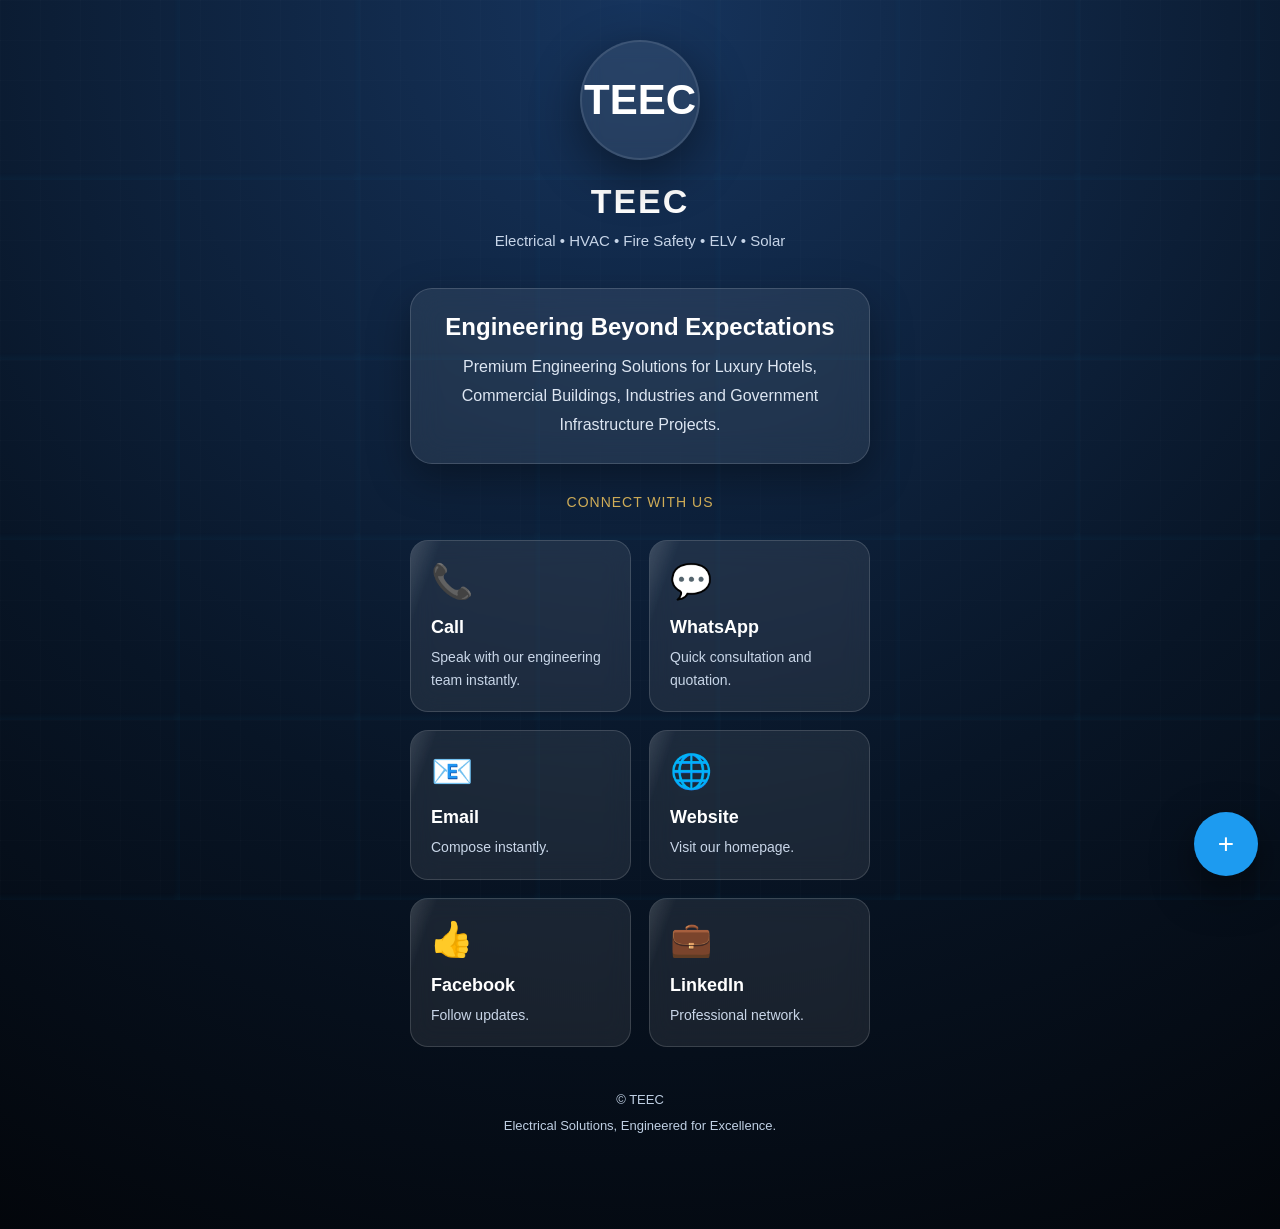
<file: landing/index.html>
<!DOCTYPE html>
<html lang="en">
<head>
<meta charset="UTF-8">
<meta name="viewport" content="width=device-width,initial-scale=1.0">
<meta name="theme-color" content="#0B2341">
<meta name="description" content="TEEC | Digital Business Card">
<title>TEEC | Connect</title>

<style>

:root{

--primary:#0B2341;
--secondary:#123A67;
--accent:#1D9BF0;
--gold:#D8B45B;
--glass:rgba(255,255,255,.08);
--glass2:rgba(255,255,255,.12);
--border:rgba(255,255,255,.15);
--text:#fff;

}

*{
margin:0;
padding:0;
box-sizing:border-box;
font-family:Segoe UI,Arial,sans-serif;
}

html{
scroll-behavior:smooth;
}

body{

background:
radial-gradient(circle at top,#16345d 0%,#081526 60%,#03060b 100%);
color:white;
overflow-x:hidden;
min-height:100vh;

}

/*********************
BLUEPRINT
**********************/

body:before{

content:"";
position:fixed;
left:0;
top:0;
width:100%;
height:100%;
pointer-events:none;

background:

linear-gradient(rgba(255,255,255,.04) 1px,transparent 1px),
linear-gradient(90deg,rgba(255,255,255,.04) 1px,transparent 1px);

background-size:40px 40px;

opacity:.35;

animation:gridmove 30s linear infinite;

}

body:after{

content:"";
position:fixed;
inset:0;
pointer-events:none;

background-image:

linear-gradient(transparent 96%,rgba(0,180,255,.10) 100%),
linear-gradient(90deg,transparent 96%,rgba(0,180,255,.08) 100%);

background-size:180px 180px;

opacity:.35;

}

@keyframes gridmove{

0%{
transform:translateY(0px);
}

100%{
transform:translateY(40px);
}

}

/****************/

.container{

width:min(460px,92%);
margin:auto;
padding:25px 0 90px;

}

.logo{

width:120px;
height:120px;
margin:auto;
border-radius:50%;
background:rgba(255,255,255,.08);
border:2px solid rgba(255,255,255,.1);

display:flex;
align-items:center;
justify-content:center;

font-size:42px;
font-weight:bold;

backdrop-filter:blur(10px);

box-shadow:0 15px 50px rgba(0,0,0,.45);

margin-top:15px;

}

h1{

text-align:center;
margin-top:22px;
font-size:34px;
letter-spacing:2px;

}

.tag{

text-align:center;
margin-top:8px;
color:#C7D5E8;
font-size:15px;
line-height:1.6;

}

.hero{

margin-top:35px;

padding:24px;

background:var(--glass);

border:1px solid var(--border);

backdrop-filter:blur(15px);

border-radius:22px;

box-shadow:0 15px 40px rgba(0,0,0,.35);

animation:fade .8s;

}

@keyframes fade{

from{
opacity:0;
transform:translateY(20px);
}

to{

opacity:1;
transform:none;

}

}

.hero h2{

text-align:center;
font-size:24px;

margin-bottom:12px;

}

.hero p{

line-height:1.8;
text-align:center;
color:#DDE6F2;

}

.grid{

display:grid;

grid-template-columns:1fr 1fr;

gap:18px;

margin-top:30px;

}

.card{

position:relative;

background:var(--glass);

border:1px solid var(--border);

backdrop-filter:blur(12px);

padding:20px;

border-radius:18px;

cursor:pointer;

transition:.35s;

overflow:hidden;

text-decoration:none;
color:white;

}

.card:hover{

transform:translateY(-8px);

background:var(--glass2);

}

.card:before{

content:"";

position:absolute;

left:-40%;

top:0;

height:100%;

width:40%;

background:linear-gradient(90deg,transparent,rgba(255,255,255,.2),transparent);

transform:skewX(-20deg);

transition:.7s;

}

.card:hover:before{

left:130%;

}

.icon{

font-size:34px;

margin-bottom:16px;

}

.card h3{

font-size:18px;

margin-bottom:8px;

}

.card span{

font-size:14px;

color:#C9D6E8;

line-height:1.6;

}

.footer{

margin-top:40px;

text-align:center;

font-size:13px;

color:#BFCFE3;

line-height:2;

}

.fab{

position:fixed;

right:22px;

bottom:24px;

z-index:1000;

}

.mainfab{

width:64px;
height:64px;

border-radius:50%;

background:#1D9BF0;

display:flex;
align-items:center;
justify-content:center;

font-size:28px;

cursor:pointer;

box-shadow:0 15px 40px rgba(0,0,0,.5);

transition:.4s;

}

.mainfab:hover{

transform:rotate(90deg);

}

.actions{

display:flex;

flex-direction:column;

gap:12px;

position:absolute;

bottom:78px;

right:6px;

opacity:0;

pointer-events:none;

transition:.35s;

}

.actions.show{

opacity:1;

pointer-events:auto;

}

.actions a{

width:52px;
height:52px;

display:flex;

align-items:center;

justify-content:center;

background:white;

border-radius:50%;

text-decoration:none;

font-size:24px;

box-shadow:0 10px 30px rgba(0,0,0,.4);

transition:.3s;

}

.actions a:hover{

transform:scale(1.15);

}

.ribbon{

margin-top:30px;

text-align:center;

font-size:14px;

letter-spacing:1px;

color:#D8B45B;

}

@media(max-width:480px){

.grid{

grid-template-columns:1fr;

}

h1{

font-size:30px;

}

}

</style>

</head>

<body>

<div class="container">

<div class="logo">

TEEC

</div>

<h1>TEEC</h1>

<div class="tag">

Electrical • HVAC • Fire Safety • ELV • Solar

</div>

<div class="hero">

<h2>Engineering Beyond Expectations</h2>

<p>

Premium Engineering Solutions for Luxury Hotels, Commercial Buildings, Industries and Government Infrastructure Projects.

</p>

</div>

<div class="ribbon">

CONNECT WITH US

</div>

<div class="grid">

<a class="card" href="tel:+9779851448381">

<div class="icon">📞</div>

<h3>Call</h3>

<span>Speak with our engineering team instantly.</span>

</a>

<a class="card" href="https://wa.me/9779840017450">

<div class="icon">💬</div>

<h3>WhatsApp</h3>

<span>Quick consultation and quotation.</span>

</a>

<a class="card" id="emailBtn">

<div class="icon">📧</div>

<h3>Email</h3>

<span>Compose instantly.</span>

</a>

<a class="card" href="https://teec.com.np">

<div class="icon">🌐</div>

<h3>Website</h3>

<span>Visit our homepage.</span>

</a>

<a class="card" href="https://facebook.com/profile.php?id=61581406208385">

<div class="icon">👍</div>

<h3>Facebook</h3>

<span>Follow updates.</span>

</a>

<a class="card" href="https://linkedin.com/in/teecnepal">

<div class="icon">💼</div>

<h3>LinkedIn</h3>

<span>Professional network.</span>

</a>

</div>

<div class="footer">

© TEEC<br>

Electrical Solutions, Engineered for Excellence.<br>

</div>

</div>

<div class="fab">

<div class="actions" id="actions">

<a href="tel:+9779851448381">📞</a>

<a href="https://wa.me/9779840017450">💬</a>

<a id="fabmail">📧</a>

</div>

<div class="mainfab" id="fab">

+</div>

</div>

<script>

const fab=document.getElementById("fab");

const actions=document.getElementById("actions");

fab.onclick=()=>{

actions.classList.toggle("show");

}

function mobile(){

return /Android|iPhone|iPad|iPod/i.test(navigator.userAgent);

}

function openMail(){

if(mobile()){

window.location.href="mailto:technoelectric.nep@gmail.com";

}

else{

let w=window.open("https://mail.google.com/mail/?view=cm&fs=1&to=technoelectric.nep@gmail.com","_blank");

setTimeout(()=>{

if(!w){

window.location.href="mailto:technoelectric.nep@gmail.com";

}

},1200);

}

}

document.getElementById("emailBtn").onclick=openMail;

document.getElementById("fabmail").onclick=openMail;

document.querySelectorAll(".card").forEach(c=>{

c.addEventListener("mousemove",e=>{

const x=e.offsetX;
const y=e.offsetY;

c.style.background=
`radial-gradient(circle at ${x}px ${y}px,
rgba(255,255,255,.18),
rgba(255,255,255,.08) 45%)`;

});

c.addEventListener("mouseleave",()=>{

c.style.background="rgba(255,255,255,.08)";

});

});

</script>

</body>
</html>
</file>
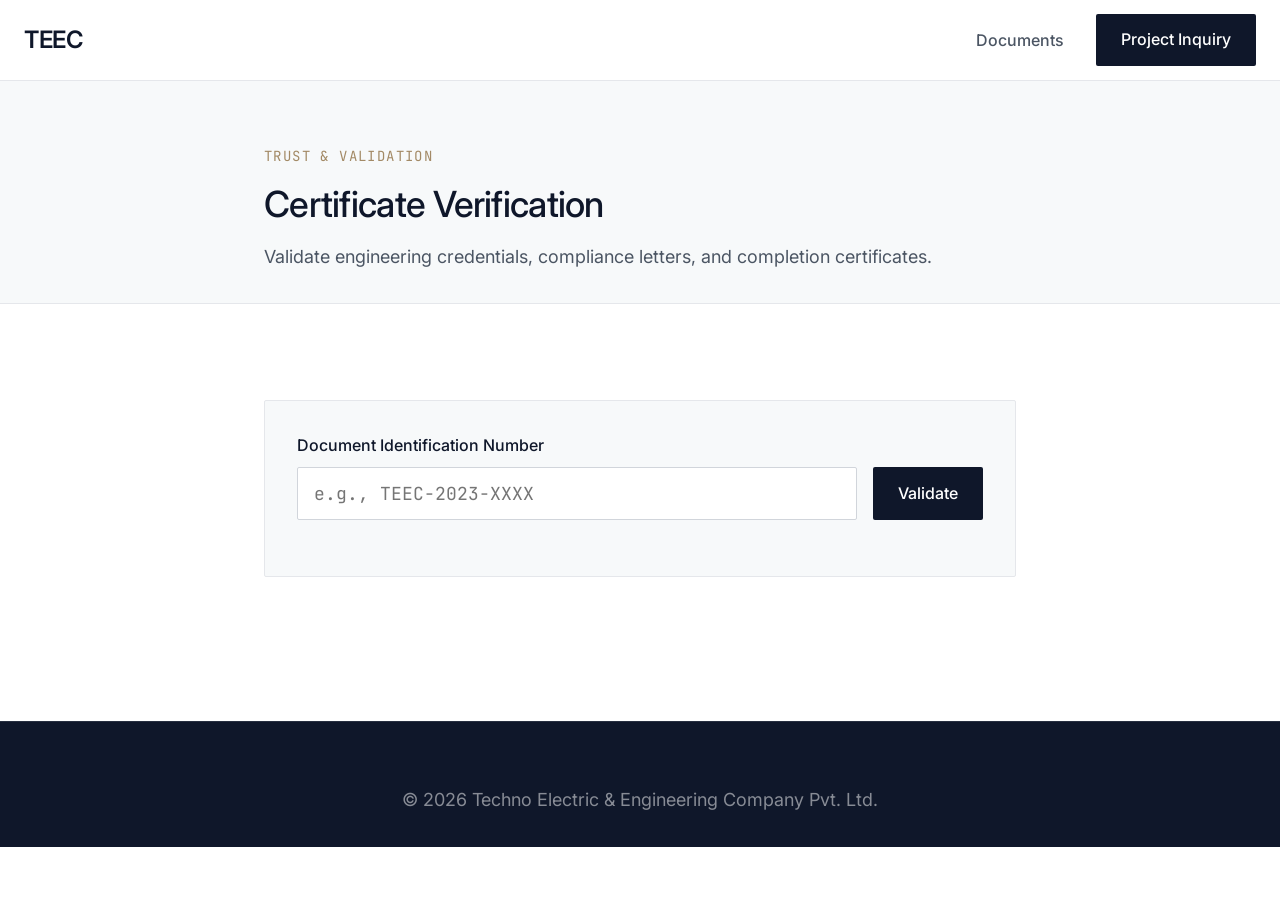
<file: verify/index.html>
<!-- verify/index.html -->
<!DOCTYPE html>
<html lang="en" dir="ltr">
<head>
    <meta charset="UTF-8">
    <meta name="viewport" content="width=device-width, initial-scale=1.0">
    <meta http-equiv="X-UA-Compatible" content="ie=edge">
    
    <title>Document Verification | TEEC</title>
    <meta name="description" content="Verify the authenticity of TEEC completion certificates and credentials.">
    <meta name="robots" content="noindex, follow">
    
    <link rel="stylesheet" href="../css/style.css">
</head>
<body>
    <header class="site-header" role="banner">
        <div class="container header-container">
            <div class="logo">
                <a href="../index.html" aria-label="TEEC Homepage">
                    TEEC
                </a>
            </div>
            <nav class="main-nav">
                <ul class="nav-list">
                    <li><a href="../downloads/index.html">Documents</a></li>
                    <li><a href="../inquiry/index.html" class="btn btn-primary">Project Inquiry</a></li>
                </ul>
            </nav>
        </div>
    </header>

    <main role="main">
        <div class="page-header">
            <div class="container-sm">
                <span class="eyebrow">Trust & Validation</span>
                <h1>Certificate Verification</h1>
                <p class="text-lg">Validate engineering credentials, compliance letters, and completion certificates.</p>
            </div>
        </div>

        <section class="section">
            <div class="container-sm">
                <div class="bg-surface p-8" style="padding: var(--space-8); border: 1px solid var(--color-border-subtle); border-radius: var(--radius-sm);">
                    <form id="verify-form" aria-label="Verification Form">
                        <div class="form-group m-0">
                            <label class="form-label" for="document-id">Document Identification Number</label>
                            <div style="display: flex; gap: var(--space-4); margin-top: var(--space-2);">
                                <input type="text" id="document-id" class="form-control" style="font-family: var(--font-mono);" placeholder="e.g., TEEC-2023-XXXX" required aria-required="true">
                                <button type="submit" class="btn btn-primary">Validate</button>
                            </div>
                        </div>
                    </form>
                </div>

                <div id="verify-result" style="display: none;" aria-live="polite">
                    <!-- Status injected via JS -->
                </div>
            </div>
        </section>
    </main>

    <footer class="site-footer bg-primary mt-12" style="position: relative; bottom: 0; width: 100%;" role="contentinfo">
        <div class="container text-center">
            <p class="text-sm m-0" style="color: rgba(255,255,255,0.5);">&copy; <span id="current-year"></span> Techno Electric & Engineering Company Pvt. Ltd.</p>
        </div>
    </footer>

    <script src="../js/main.js"></script>
</body>
</html>
</file>
<file: css/style.css>
/* css/style.css */

/* ==========================================================================
   1. ROOT VARIABLES & TOKENS
   ========================================================================== */
   @import url('https://fonts.googleapis.com/css2?family=Inter:wght@300;400;500;600&family=JetBrains+Mono:wght@400;500&display=swap');

   :root {
       /* Color System - Industrial, Premium, Calm */
       --color-bg-base: #ffffff;
       --color-bg-surface: #f7f9fa;
       --color-bg-alt: #eceef1;
       
       --color-text-primary: #111827;
       --color-text-secondary: #4b5563;
       --color-text-tertiary: #9ca3af;
       
       --color-brand-primary: #0f172a;    /* Deep Slate/Navy */
       --color-brand-primary-hover: #1e293b;
       --color-brand-accent: #a38a66;     /* Muted Gold / Brass */
       --color-brand-accent-hover: #8c7556;
       --color-whatsapp: #25d366;         /* WhatsApp Green */
       --color-whatsapp-hover: #20ba5a;
       
       --color-border-subtle: #e5e7eb;
       --color-border-strong: #d1d5db;
       
       --color-status-active: #059669;
       
       /* Typography - Fluid System */
       --font-sans: 'Inter', -apple-system, BlinkMacSystemFont, "Segoe UI", Roboto, Helvetica, Arial, sans-serif;
       --font-mono: 'JetBrains Mono', SFMono-Regular, Consolas, "Liberation Mono", Menlo, monospace;
       
       --text-xs: clamp(0.75rem, 0.7rem + 0.25vw, 0.875rem);
       --text-sm: clamp(0.875rem, 0.8rem + 0.375vw, 1rem);
       --text-base: clamp(1rem, 0.95rem + 0.25vw, 1.125rem);
       --text-lg: clamp(1.125rem, 1.05rem + 0.375vw, 1.25rem);
       --text-xl: clamp(1.25rem, 1.15rem + 0.5vw, 1.5rem);
       --text-2xl: clamp(1.5rem, 1.3rem + 1vw, 2rem);
       --text-3xl: clamp(1.875rem, 1.5rem + 1.875vw, 3rem);
       --text-4xl: clamp(2.25rem, 1.75rem + 2.5vw, 4rem);
       
       /* Spacing Architecture */
       --space-1: 0.25rem;  /* 4px */
       --space-2: 0.5rem;   /* 8px */
       --space-3: 0.75rem;  /* 12px */
       --space-4: 1rem;     /* 16px */
       --space-6: 1.5rem;   /* 24px */
       --space-8: 2rem;     /* 32px */
       --space-12: 3rem;    /* 48px */
       --space-16: 4rem;    /* 64px */
       --space-24: 6rem;    /* 96px */
       --space-32: 8rem;    /* 128px */
       
       /* Layout */
       --container-width: 1280px;
       --radius-sm: 2px;
       --radius-md: 4px;
       
       /* Transitions */
       --transition-fast: 150ms cubic-bezier(0.4, 0, 0.2, 1);
       --transition-base: 250ms cubic-bezier(0.4, 0, 0.2, 1);
   }
   
   /* ==========================================================================
      2. RESET & BASE
      ========================================================================== */
   *, *::before, *::after {
       box-sizing: border-box;
       margin: 0;
       padding: 0;
   }
   
   html {
       scroll-behavior: smooth;
       -webkit-text-size-adjust: 100%;
   }
   
   body {
       font-family: var(--font-sans);
       font-size: var(--text-base);
       line-height: 1.6;
       color: var(--color-text-primary);
       background-color: var(--color-bg-base);
       -webkit-font-smoothing: antialiased;
       -moz-osx-font-smoothing: grayscale;
       overflow-x: hidden;
   }
   
   h1, h2, h3, h4, h5, h6 {
       font-weight: 500;
       line-height: 1.2;
       color: var(--color-brand-primary);
       letter-spacing: -0.02em;
   }
   
   p {
       color: var(--color-text-secondary);
   }
   
   a {
       color: var(--color-brand-primary);
       text-decoration: none;
       transition: color var(--transition-fast);
   }
   
   a:hover {
       color: var(--color-brand-accent);
   }
   
   ul, ol {
       list-style: none;
   }
   
   img, picture, svg, video {
       display: block;
       max-width: 100%;
       height: auto;
   }
   
   :focus-visible {
       outline: 2px solid var(--color-brand-accent);
       outline-offset: 2px;
   }
   
   ::selection {
       background-color: var(--color-brand-primary);
       color: var(--color-bg-base);
   }
   
   /* ==========================================================================
      3. UTILITIES
      ========================================================================== */
   .container {
       width: 100%;
       max-width: var(--container-width);
       margin: 0 auto;
       padding: 0 var(--space-6);
   }
   
   .container-sm {
       width: 100%;
       max-width: 800px;
       margin: 0 auto;
       padding: 0 var(--space-6);
   }
   
   .section {
       padding: var(--space-24) 0;
   }
   
   .section-sm {
       padding: var(--space-12) 0;
   }
   
   .bg-surface { background-color: var(--color-bg-surface); }
   .bg-primary { background-color: var(--color-brand-primary); color: var(--color-bg-base); }
   .bg-primary p { color: var(--color-bg-surface); }
   
   .text-center { text-align: center; }
   .text-muted { color: var(--color-text-tertiary); }
   
   .eyebrow {
       display: block;
       font-family: var(--font-mono);
       font-size: var(--text-xs);
       text-transform: uppercase;
       letter-spacing: 0.1em;
       color: var(--color-brand-accent);
       margin-bottom: var(--space-4);
   }
   
   .data-value {
       font-family: var(--font-mono);
       font-weight: 500;
   }
   
   .mt-4 { margin-top: var(--space-4); }
   .mt-8 { margin-top: var(--space-8); }
   .mt-12 { margin-top: var(--space-12); }
   .mt-16 { margin-top: var(--space-16); }
   
   .mb-4 { margin-bottom: var(--space-4); }
   .mb-8 { margin-bottom: var(--space-8); }
   .mb-12 { margin-bottom: var(--space-12); }
   
   /* Grid Systems */
   .grid { display: grid; }
   .grid-cols-2 { grid-template-columns: repeat(auto-fit, minmax(min(100%, 400px), 1fr)); gap: var(--space-12); }
   .grid-cols-3 { grid-template-columns: repeat(auto-fit, minmax(min(100%, 300px), 1fr)); gap: var(--space-8); }
   .grid-cols-4 { grid-template-columns: repeat(auto-fit, minmax(min(100%, 250px), 1fr)); gap: var(--space-6); }
   
   /* ==========================================================================
      4. COMPONENTS
      ========================================================================== */
   
   /* Buttons */
   .btn {
       display: inline-flex;
       align-items: center;
       justify-content: center;
       padding: 0.75rem 1.5rem;
       font-size: var(--text-sm);
       font-weight: 500;
       border-radius: var(--radius-sm);
       cursor: pointer;
       transition: all var(--transition-base);
       border: 1px solid transparent;
       text-decoration: none;
       font-family: var(--font-sans);
       gap: var(--space-2);
   }
   
   .btn-primary {
       background-color: var(--color-brand-primary);
       color: var(--color-bg-base);
   }
   
   .btn-primary:hover {
       background-color: var(--color-brand-primary-hover);
       color: var(--color-bg-base);
   }
   
   .btn-secondary {
       background-color: transparent;
       color: var(--color-brand-primary);
       border-color: var(--color-border-strong);
   }
   
   .btn-secondary:hover {
       border-color: var(--color-brand-primary);
       background-color: var(--color-bg-surface);
   }

   .btn-whatsapp {
       background-color: var(--color-whatsapp);
       color: var(--color-bg-base);
       border-color: var(--color-whatsapp);
   }

   .btn-whatsapp:hover {
       background-color: var(--color-whatsapp-hover);
       color: var(--color-bg-base);
       border-color: var(--color-whatsapp-hover);
   }
   
   /* Header & Navigation */
   .site-header {
       position: sticky;
       top: 0;
       z-index: 100;
       background-color: rgba(255, 255, 255, 0.95);
       backdrop-filter: blur(8px);
       -webkit-backdrop-filter: blur(8px);
       border-bottom: 1px solid var(--color-border-subtle);
   }
   
   .header-container {
       display: flex;
       justify-content: space-between;
       align-items: center;
       height: 5rem;
   }
   
   .logo a {
       font-size: var(--text-xl);
       font-weight: 600;
       color: var(--color-brand-primary);
       letter-spacing: -0.02em;
       display: flex;
       align-items: center;
       gap: var(--space-2);
   }
   
   .logo span {
       display: block;
       font-size: 0.65rem;
       font-family: var(--font-mono);
       color: var(--color-text-secondary);
       text-transform: uppercase;
       letter-spacing: 0.05em;
       margin-top: 0.125rem;
   }
   
   .main-nav {
       display: flex;
       align-items: center;
   }
   
   .nav-list {
       display: flex;
       gap: var(--space-8);
       align-items: center;
   }
   
   .nav-list a {
       font-size: var(--text-sm);
       font-weight: 500;
       color: var(--color-text-secondary);
   }
   
   .nav-list a:hover {
       color: var(--color-brand-primary);
   }
   
   .nav-list .btn {
       color: var(--color-bg-base);
   }
   
   .mobile-menu-btn {
       display: none;
       background: transparent;
       border: none;
       padding: var(--space-2);
       cursor: pointer;
       z-index: 101;
   }
   
   .mobile-menu-btn svg {
       width: 24px;
       height: 24px;
       fill: none;
       stroke: var(--color-brand-primary);
       stroke-width: 2;
       stroke-linecap: round;
   }
   
   /* Forms */
   .form-group {
       margin-bottom: var(--space-6);
   }
   
   .form-label {
       display: block;
       font-size: var(--text-sm);
       font-weight: 500;
       color: var(--color-brand-primary);
       margin-bottom: var(--space-2);
   }
   
   .form-control {
       width: 100%;
       padding: 0.875rem 1rem;
       font-family: var(--font-sans);
       font-size: var(--text-base);
       color: var(--color-brand-primary);
       background-color: var(--color-bg-base);
       border: 1px solid var(--color-border-strong);
       border-radius: var(--radius-sm);
       transition: border-color var(--transition-fast), box-shadow var(--transition-fast);
   }
   
   .form-control:focus {
       outline: none;
       border-color: var(--color-brand-accent);
       box-shadow: 0 0 0 3px rgba(163, 138, 102, 0.1);
   }
   
   textarea.form-control {
       resize: vertical;
       min-height: 120px;
   }

   /* Selection Options Group (Radios & Checks Styled Elegantly) */
   .choice-grid {
       display: grid;
       grid-template-columns: repeat(auto-fit, minmax(160px, 1fr));
       gap: var(--space-3);
   }

   .choice-card {
       position: relative;
       border: 1px solid var(--color-border-strong);
       padding: var(--space-4);
       border-radius: var(--radius-sm);
       cursor: pointer;
       display: flex;
       align-items: center;
       gap: var(--space-3);
       transition: background-color var(--transition-fast), border-color var(--transition-fast);
   }

   .choice-card:hover {
       background-color: var(--color-bg-surface);
   }

   .choice-card input[type="radio"],
   .choice-card input[type="checkbox"] {
       accent-color: var(--color-brand-accent);
       width: 1rem;
       height: 1rem;
       cursor: pointer;
   }

   .choice-card span {
       font-size: var(--text-sm);
       font-weight: 500;
       color: var(--color-text-primary);
   }
   
   /* Footer */
   .site-footer {
       padding: var(--space-16) 0 var(--space-8);
       border-top: 1px solid rgba(255,255,255,0.1);
   }
   
   .footer-grid {
       display: grid;
       grid-template-columns: 2fr 1fr 1fr;
       gap: var(--space-12);
       margin-bottom: var(--space-16);
   }
   
   .footer-brand h2 {
       color: var(--color-bg-base);
       font-size: var(--text-xl);
       margin-bottom: var(--space-2);
   }
   
   .footer-brand p {
       color: var(--color-text-tertiary);
       font-size: var(--text-sm);
   }
   
   .footer-nav h3 {
       color: var(--color-bg-base);
       font-size: var(--text-sm);
       font-family: var(--font-mono);
       text-transform: uppercase;
       letter-spacing: 0.05em;
       margin-bottom: var(--space-6);
   }
   
   .footer-nav ul {
       display: flex;
       flex-direction: column;
       gap: var(--space-3);
   }
   
   .footer-nav a {
       color: var(--color-text-tertiary);
       font-size: var(--text-sm);
   }
   
   .footer-nav a:hover {
       color: var(--color-bg-base);
   }
   
   .footer-bottom {
       border-top: 1px solid rgba(255,255,255,0.1);
       padding-top: var(--space-8);
       display: flex;
       justify-content: space-between;
       align-items: center;
       font-size: var(--text-xs);
       color: var(--color-text-tertiary);
   }
   
   /* ==========================================================================
      5. PAGE SPECIFIC (Home)
      ========================================================================== */
   
   /* Hero */
   .hero {
       padding: clamp(4rem, 10vw, 8rem) 0;
       border-bottom: 1px solid var(--color-border-subtle);
       background: linear-gradient(180deg, var(--color-bg-base) 0%, var(--color-bg-surface) 100%);
   }
   
   .hero h1 {
       max-width: 900px;
       margin-bottom: var(--space-6);
   }
   
   .hero-lead {
       font-size: var(--text-xl);
       color: var(--color-text-secondary);
       max-width: 700px;
       margin-bottom: var(--space-8);
   }
   
   .hero-actions {
       display: flex;
       gap: var(--space-4);
       flex-wrap: wrap;
   }
   
   /* Corporate Profile (Stats) */
   .data-grid {
       display: grid;
       grid-template-columns: repeat(auto-fit, minmax(180px, 1fr));
       gap: var(--space-8);
       border-top: 1px solid var(--color-border-strong);
       padding-top: var(--space-8);
   }
   
   .data-item {
       display: flex;
       flex-direction: column;
   }
   
   .data-item .value {
       font-size: var(--text-3xl);
       color: var(--color-brand-primary);
       font-weight: 400;
       letter-spacing: -0.02em;
   }
   
   .data-item .label {
       font-size: var(--text-xs);
       font-family: var(--font-mono);
       color: var(--color-text-secondary);
       text-transform: uppercase;
       letter-spacing: 0.05em;
       margin-top: var(--space-2);
   }

   /* Leadership Quotes & Bios */
   .statement-block {
       border-left: 2px solid var(--color-brand-accent);
       padding-left: var(--space-6);
       margin-bottom: var(--space-12);
   }

   .statement-block blockquote {
       font-size: var(--text-xl);
       color: var(--color-brand-primary);
       line-height: 1.4;
       margin-bottom: var(--space-4);
   }

   .statement-block cite {
       font-family: var(--font-mono);
       font-size: var(--text-sm);
       color: var(--color-text-secondary);
       font-style: normal;
       display: flex;
       align-items: center;
       gap: var(--space-2);
   }

   .statement-block cite::before {
       content: "";
       display: block;
       width: 20px;
       height: 1px;
       background-color: var(--color-brand-accent);
   }
   
   .leadership-profile h3 {
       font-size: var(--text-lg);
       margin-bottom: var(--space-1);
   }

   .leadership-profile .role {
       display: block;
       font-family: var(--font-mono);
       font-size: var(--text-xs);
       color: var(--color-brand-accent);
       text-transform: uppercase;
       letter-spacing: 0.05em;
       margin-bottom: var(--space-4);
   }
   
   /* Service Architecture */
   .service-card {
       background: var(--color-bg-base);
       border: 1px solid var(--color-border-subtle);
       padding: var(--space-8);
       height: 100%;
       transition: border-color var(--transition-base);
   }
   
   .service-card:hover {
       border-color: var(--color-border-strong);
   }
   
   .service-card h3 {
       font-size: var(--text-lg);
       margin-bottom: var(--space-4);
   }
   
   .service-card p {
       font-size: var(--text-sm);
       margin: 0;
   }
   
   .integration-notice {
       display: flex;
       align-items: flex-start;
       gap: var(--space-4);
       background: var(--color-bg-base);
       border-left: 2px solid var(--color-brand-accent);
       padding: var(--space-6);
       margin-top: var(--space-12);
   }
   
   /* Projects Matrix */
   .project-category-title {
       font-family: var(--font-mono);
       font-size: var(--text-sm);
       color: var(--color-text-secondary);
       text-transform: uppercase;
       letter-spacing: 0.05em;
       margin-bottom: var(--space-6);
       padding-bottom: var(--space-4);
       border-bottom: 1px solid var(--color-border-subtle);
   }
   
   .project-card {
       border: 1px solid var(--color-border-subtle);
       background: var(--color-bg-base);
       display: flex;
       flex-direction: column;
   }
   
   .project-card-header {
       padding: var(--space-6);
       border-bottom: 1px solid var(--color-border-subtle);
       background: var(--color-bg-surface);
   }
   
   .project-status {
       display: inline-flex;
       align-items: center;
       gap: var(--space-2);
       font-family: var(--font-mono);
       font-size: var(--text-xs);
       text-transform: uppercase;
       letter-spacing: 0.05em;
       margin-bottom: var(--space-4);
   }
   
   .status-indicator {
       width: 6px;
       height: 6px;
       border-radius: 50%;
   }
   
   .status-active { background-color: var(--color-status-active); }
   .status-commissioned { background-color: var(--color-brand-primary); }
   
   .project-card-header h3 {
       font-size: var(--text-lg);
       margin-bottom: var(--space-1);
   }
   
   .project-location {
       font-size: var(--text-sm);
       color: var(--color-text-secondary);
   }
   
   .project-card-body {
       padding: var(--space-6);
       flex-grow: 1;
   }
   
   .scope-list {
       display: flex;
       flex-direction: column;
       gap: var(--space-3);
   }
   
   .scope-item {
       font-size: var(--text-sm);
       display: flex;
       align-items: flex-start;
       gap: var(--space-3);
   }
   
   .scope-item::before {
       content: "—";
       color: var(--color-brand-accent);
   }

   /* Client Testimonial */
   .client-testimonial {
       background-color: var(--color-bg-surface);
       border: 1px solid var(--color-border-subtle);
       padding: var(--space-8);
       border-radius: var(--radius-sm);
       text-align: center;
   }

   .client-testimonial blockquote {
       font-size: var(--text-xl);
       color: var(--color-brand-primary);
       margin-bottom: var(--space-6);
       max-width: 800px;
       margin-left: auto;
       margin-right: auto;
   }

   .client-testimonial cite {
       display: flex;
       flex-direction: column;
       font-style: normal;
   }

   .client-testimonial .client-name {
       font-weight: 500;
       color: var(--color-brand-primary);
   }

   .client-testimonial .client-title {
       font-family: var(--font-mono);
       font-size: var(--text-xs);
       color: var(--color-text-secondary);
       text-transform: uppercase;
       letter-spacing: 0.05em;
       margin-top: var(--space-1);
   }

   /* Success Screen Layout */
   .success-card {
       border: 1px solid var(--color-border-subtle);
       background: var(--color-bg-base);
       border-top: 4px solid var(--color-brand-accent);
       padding: var(--space-12);
   }

   .success-ref {
       font-family: var(--font-mono);
       font-size: var(--text-lg);
       font-weight: 500;
       background-color: var(--color-bg-surface);
       padding: var(--space-3) var(--space-4);
       border: 1px solid var(--color-border-strong);
       display: inline-block;
       letter-spacing: 0.05em;
   }
   
   /* ==========================================================================
      6. SUBPAGES
      ========================================================================== */
   .page-header {
       padding: var(--space-16) 0 var(--space-8);
       background-color: var(--color-bg-surface);
       border-bottom: 1px solid var(--color-border-subtle);
   }
   
   .page-header h1 {
       margin-bottom: var(--space-4);
   }
   
   .document-list {
       display: flex;
       flex-direction: column;
       border-top: 1px solid var(--color-border-strong);
   }
   
   .document-item {
       display: flex;
       justify-content: space-between;
       align-items: center;
       padding: var(--space-6) 0;
       border-bottom: 1px solid var(--color-border-subtle);
   }
   
   .document-meta h3 {
       font-size: var(--text-base);
       margin-bottom: var(--space-1);
   }
   
   .document-meta p {
       font-family: var(--font-mono);
       font-size: var(--text-xs);
   }
   
   /* Verification Box */
   .verification-result {
       padding: var(--space-6);
       border: 1px solid var(--color-border-subtle);
       background-color: var(--color-bg-surface);
       border-radius: var(--radius-sm);
   }
   
   .verification-result.error {
       border-left: 3px solid #dc2626;
   }
   
   /* ==========================================================================
      7. RESPONSIVE DESIGN
      ========================================================================== */
   @media (max-width: 992px) {
       .footer-grid {
           grid-template-columns: 1fr 1fr;
       }
       .footer-brand {
           grid-column: 1 / -1;
       }
   }
   
   @media (max-width: 768px) {
       .header-container {
           height: 4rem;
       }
       
       .mobile-menu-btn {
           display: block;
       }
       
       .main-nav {
           position: fixed;
           top: 4rem;
           left: 0;
           right: 0;
           background-color: var(--color-bg-base);
           padding: var(--space-6);
           border-bottom: 1px solid var(--color-border-subtle);
           box-shadow: 0 4px 6px -1px rgba(0, 0, 0, 0.05);
           transform: translateY(-100%);
           opacity: 0;
           visibility: hidden;
           transition: all var(--transition-base);
       }
       
       .main-nav.is-open {
           transform: translateY(0);
           opacity: 1;
           visibility: visible;
       }
       
       .nav-list {
           flex-direction: column;
           align-items: flex-start;
           gap: var(--space-6);
       }
       
       .nav-list .btn {
           width: 100%;
       }
       
       .hero-actions {
           flex-direction: column;
       }
       
       .hero-actions .btn {
           width: 100%;
       }
       
       .document-item {
           flex-direction: column;
           align-items: flex-start;
           gap: var(--space-4);
       }
   }
</file>
